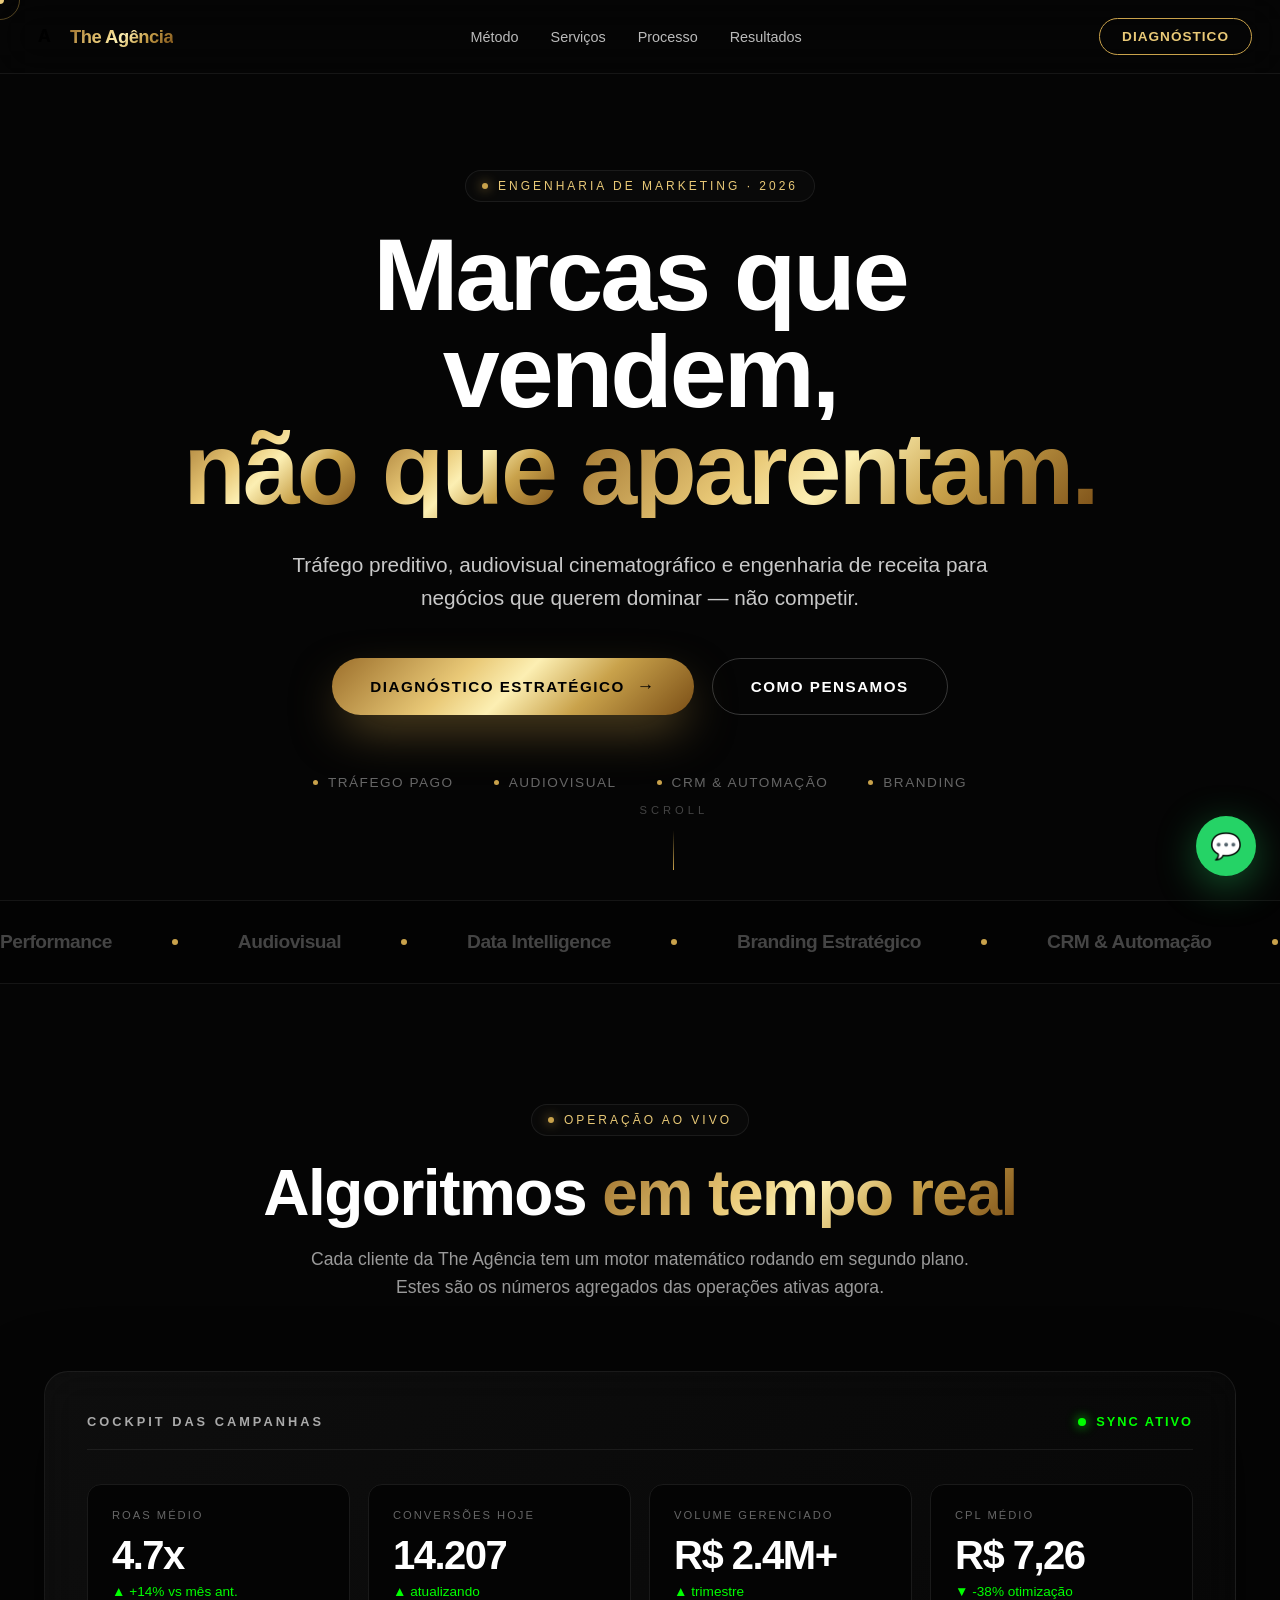
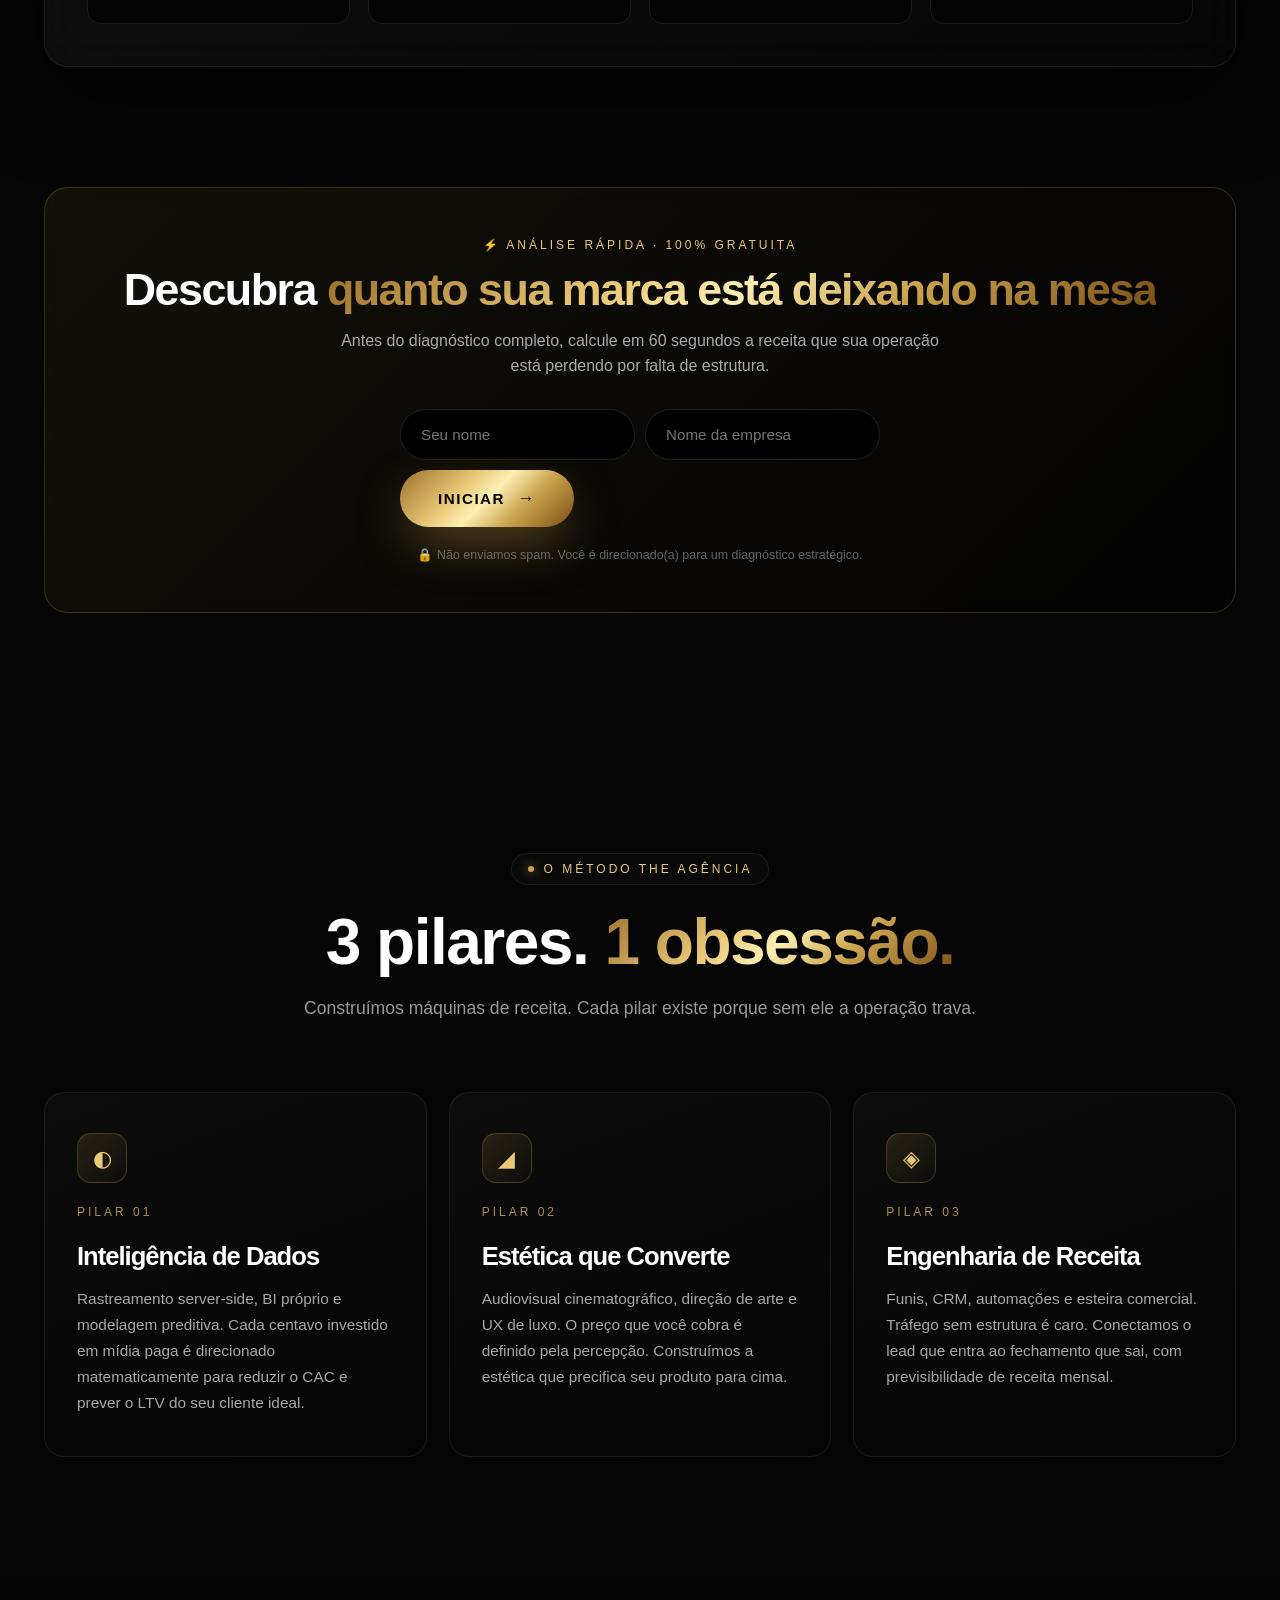
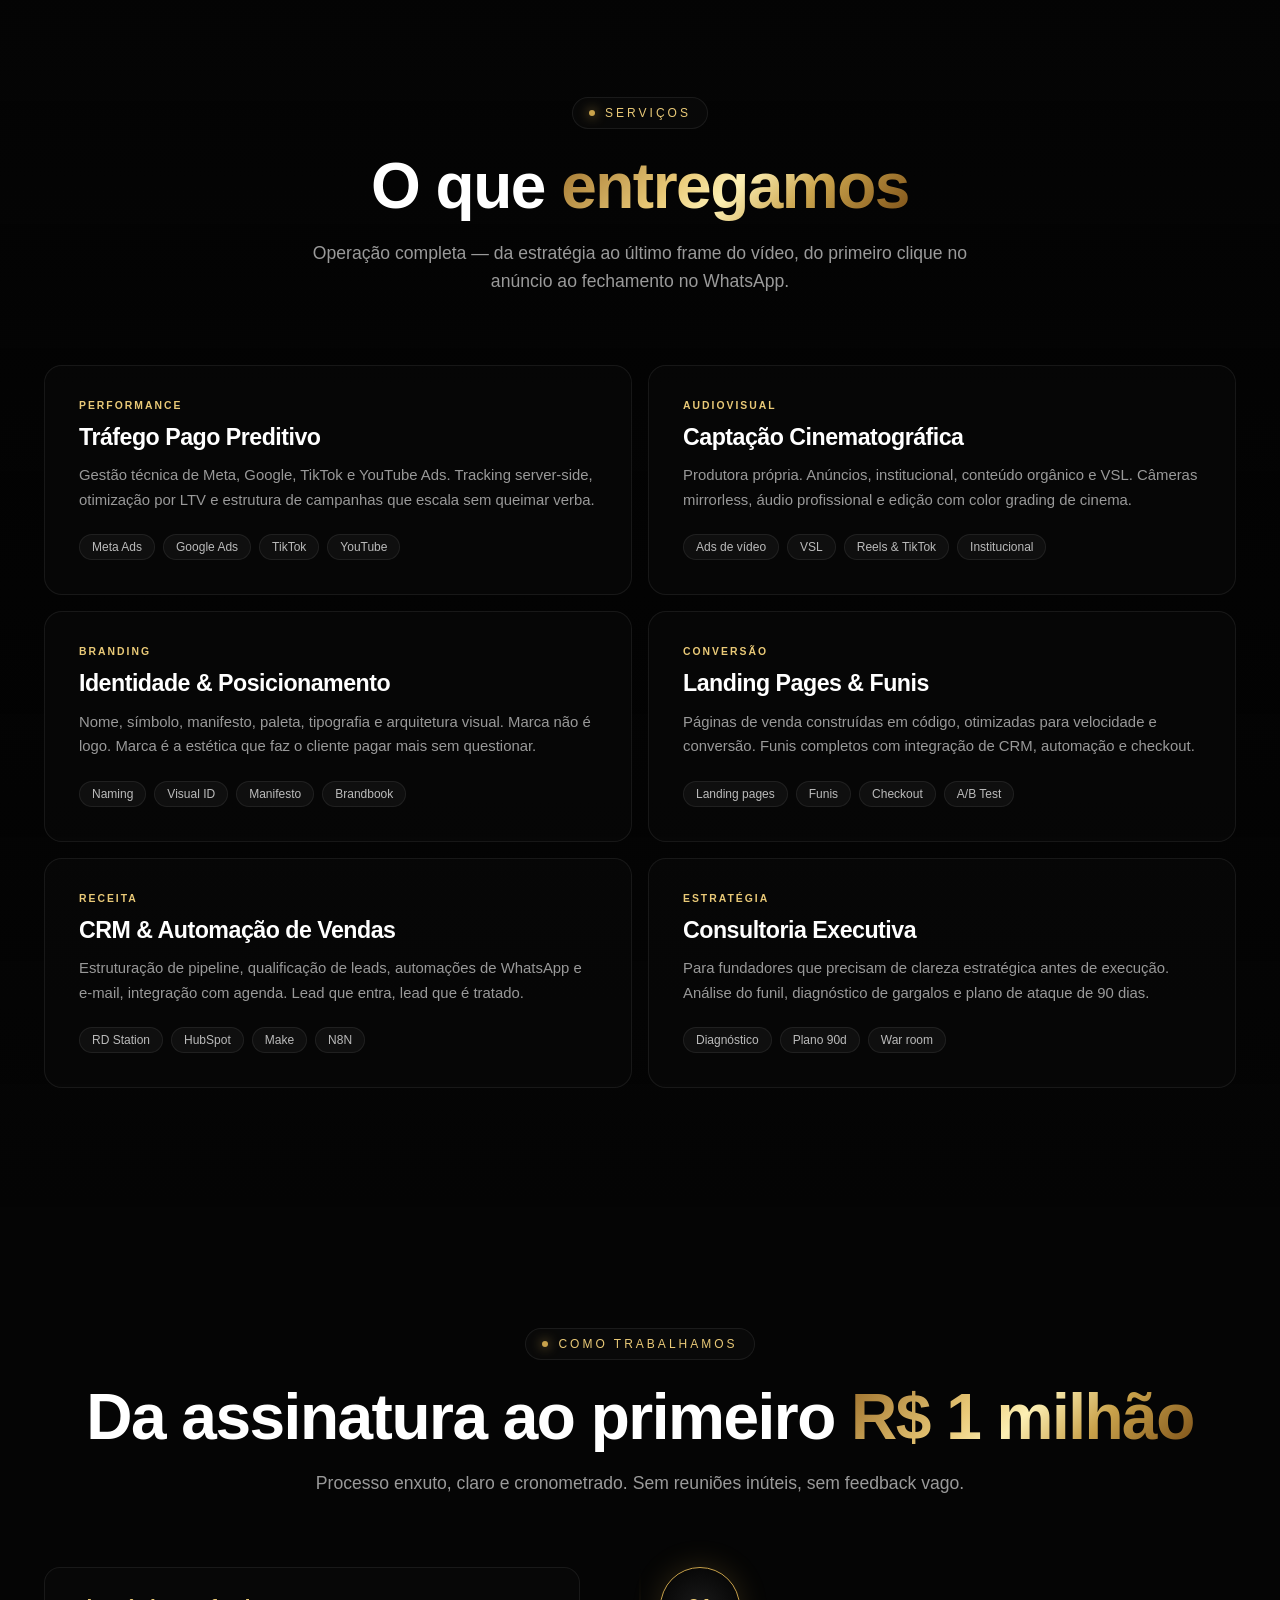
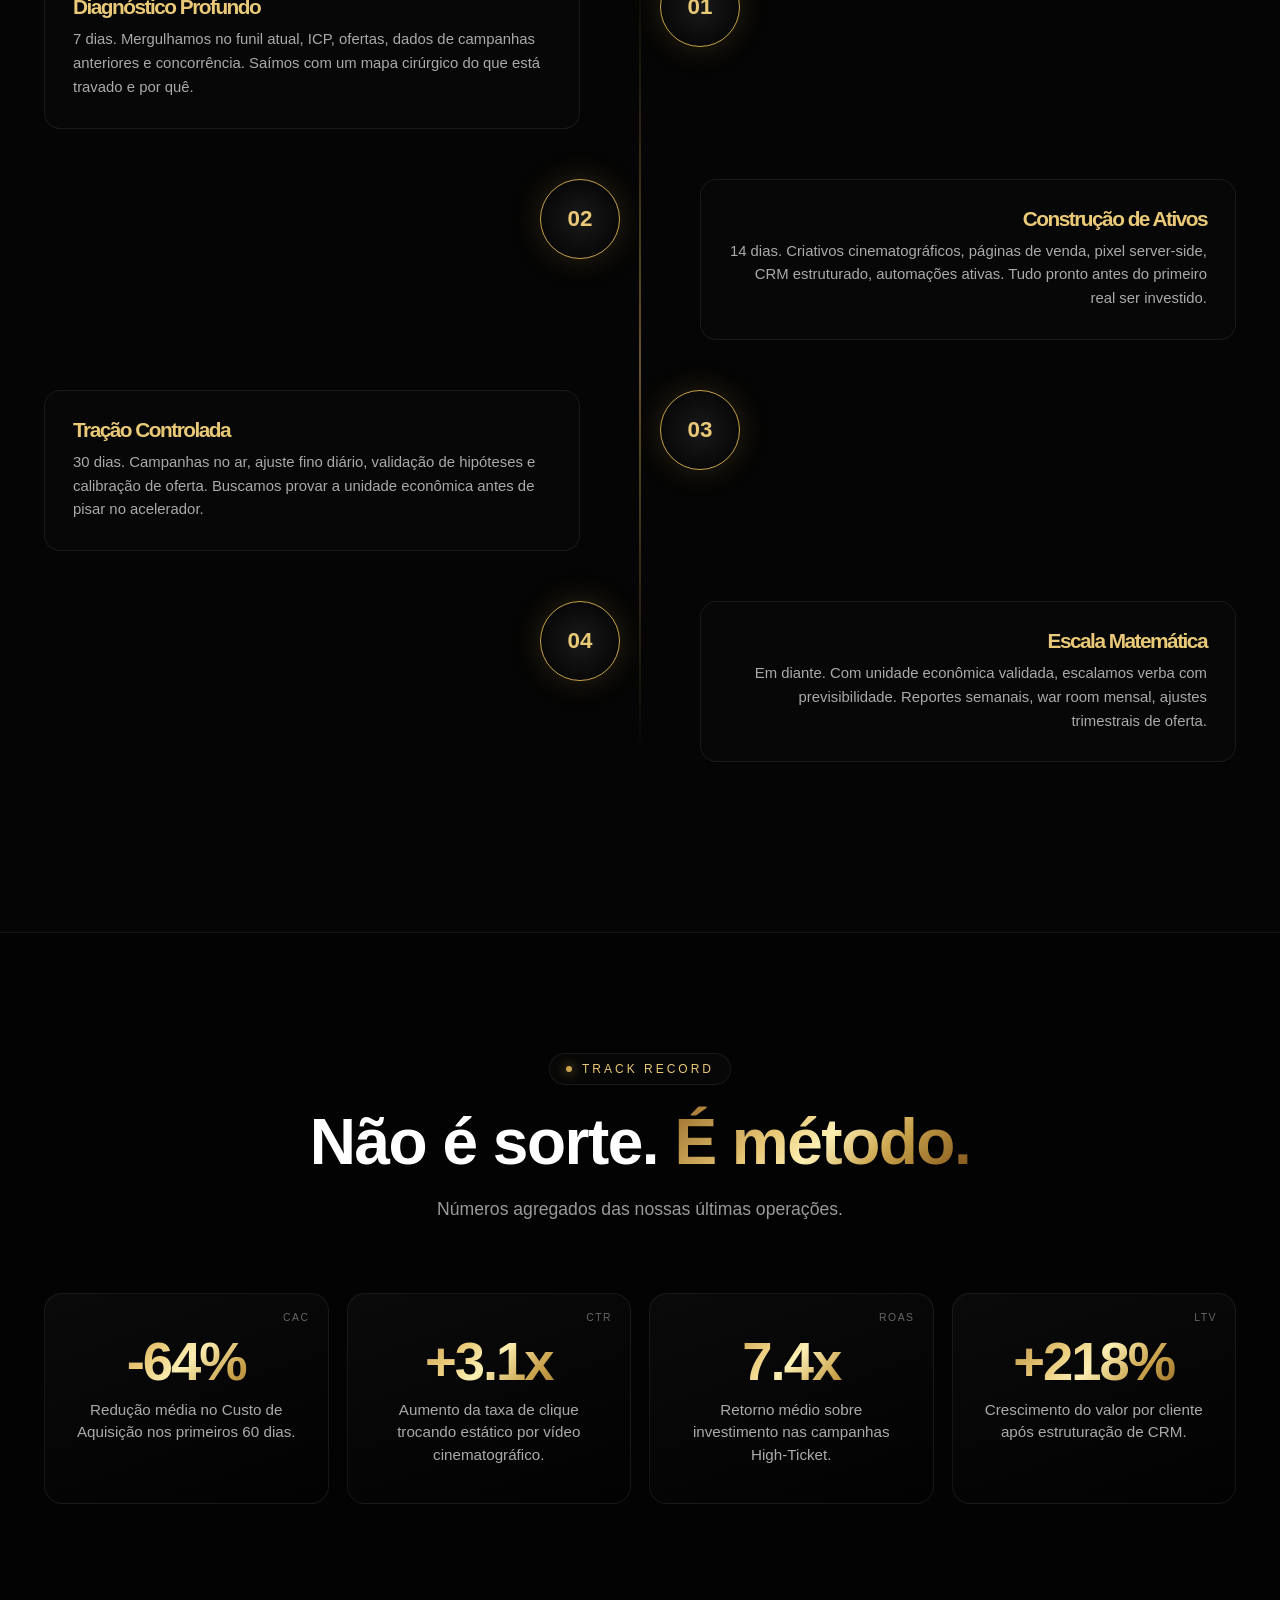
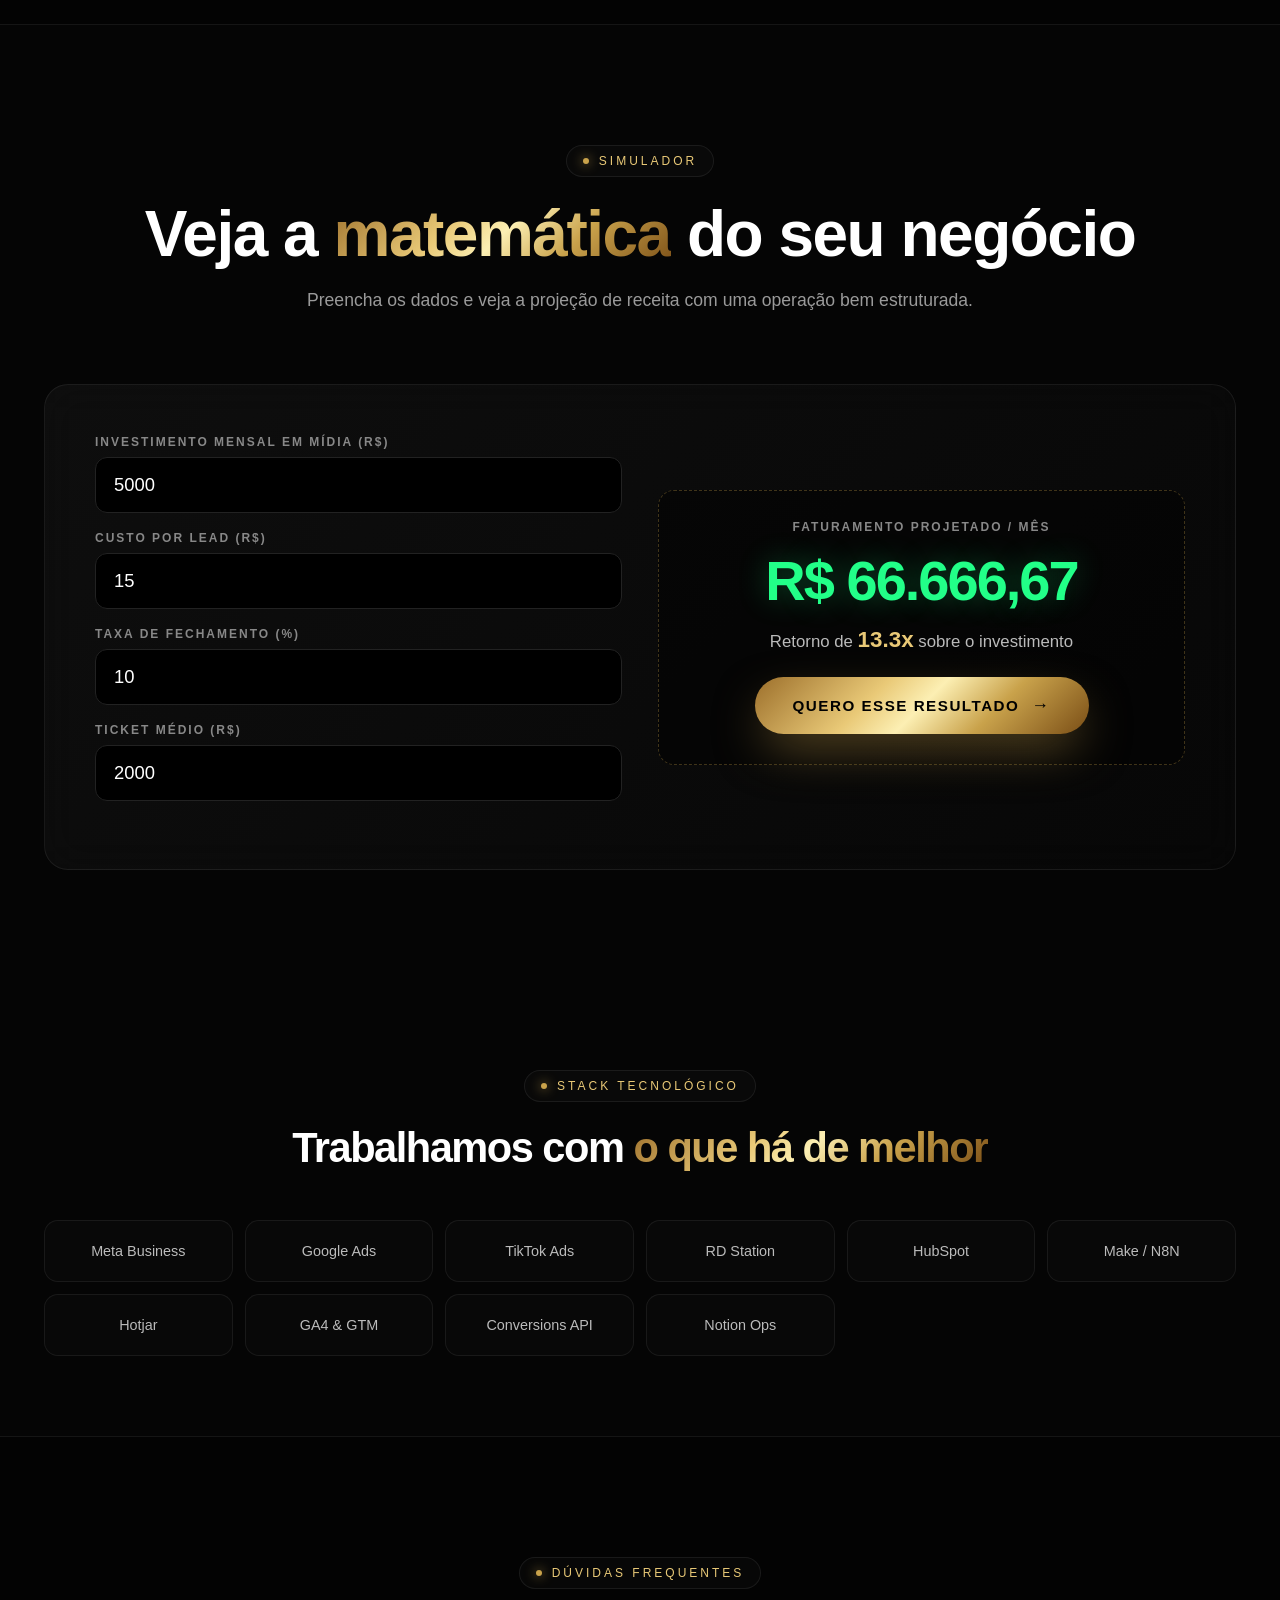
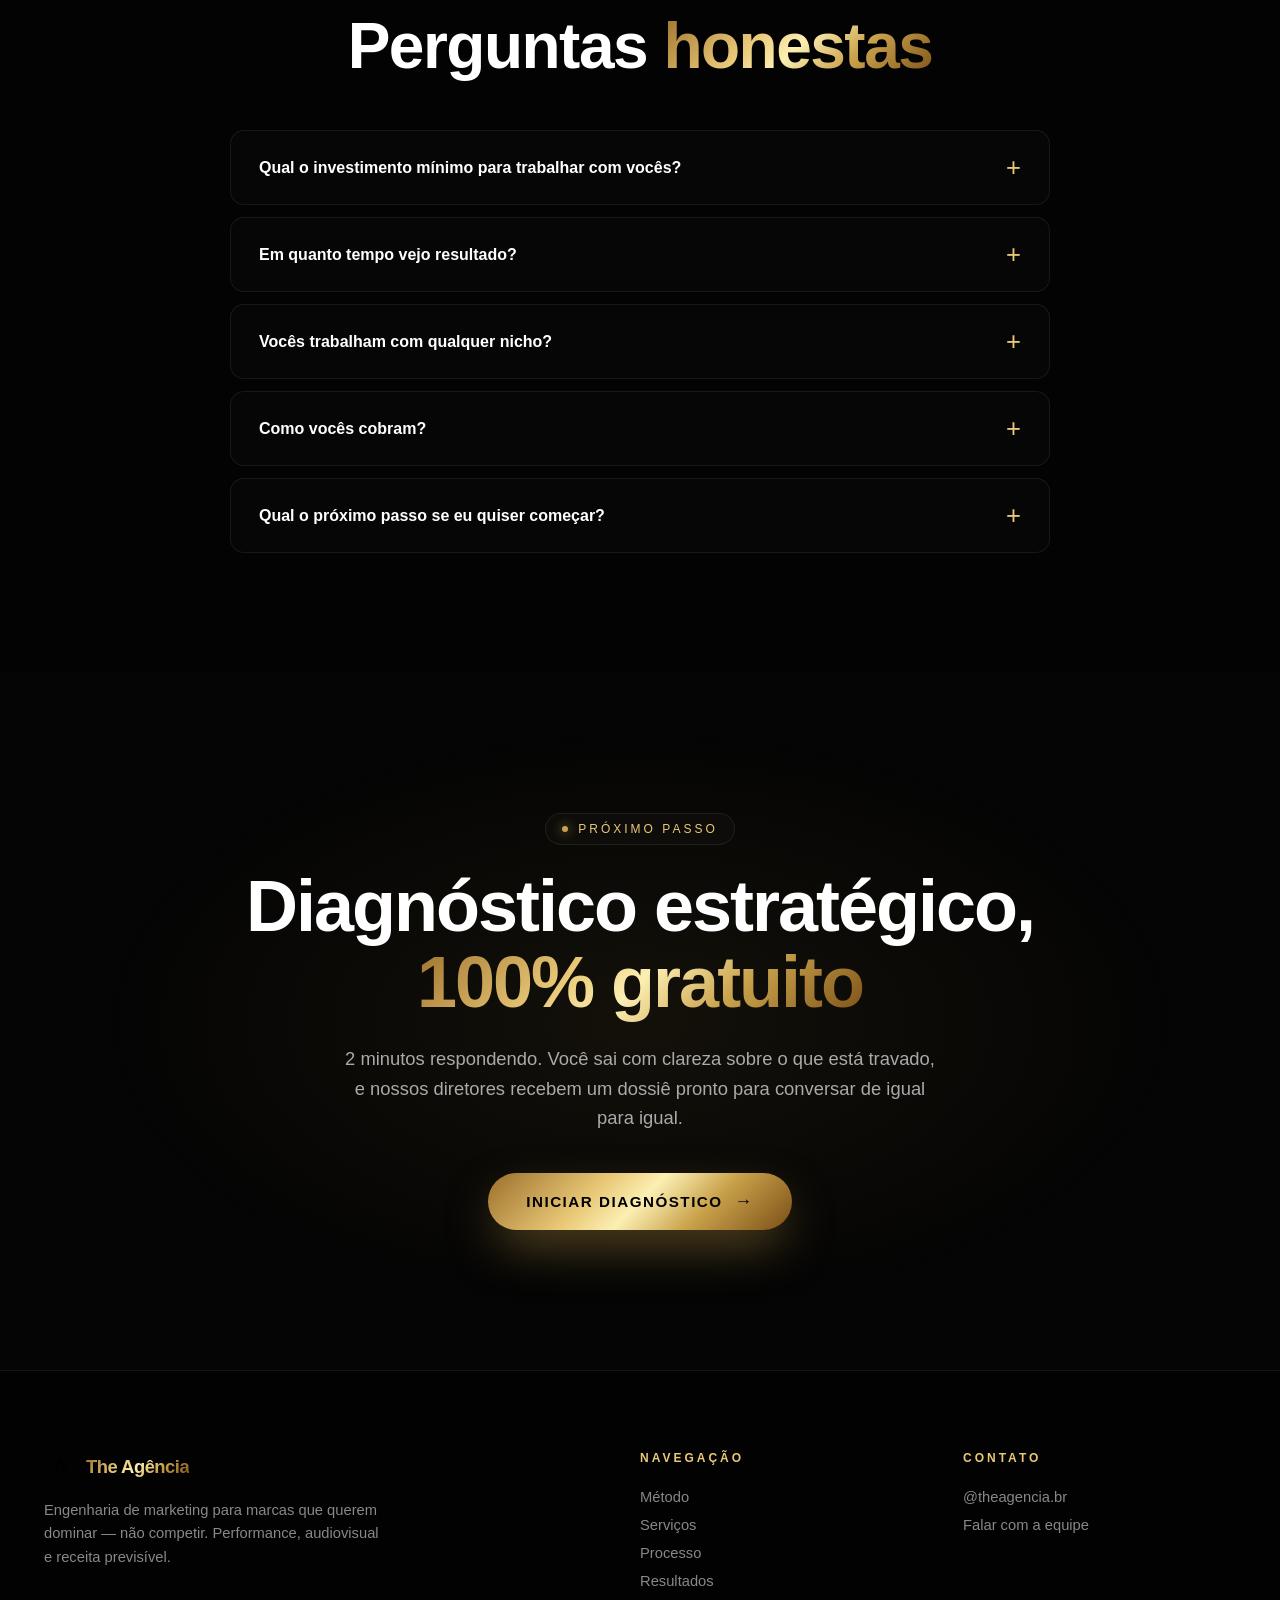
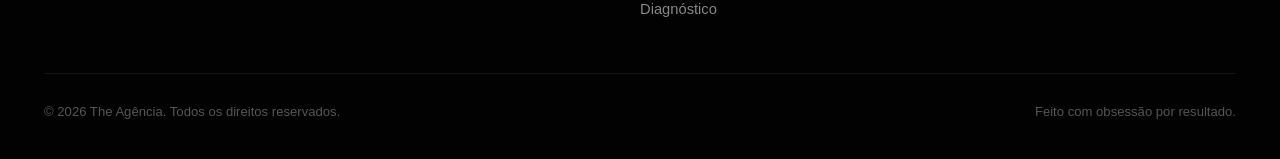
<file: index.html>
<!DOCTYPE html>
<html lang="pt-BR">
<head>
<meta charset="UTF-8">
<meta name="viewport" content="width=device-width, initial-scale=1.0, viewport-fit=cover">
<title>The Agência — Engenharia de marketing para marcas que querem dominar</title>
<meta name="description" content="The Agência: tráfego preditivo, audiovisual cinematográfico e estratégia de receita para negócios que querem escalar com inteligência.">
<style>
:root{
  --bg:#050505;
  --bg-2:#0a0a0a;
  --glass:rgba(12,12,14,.55);
  --gold:#C9A24B;
  --gold-soft:#E9C977;
  --gold-grad:linear-gradient(135deg,#9C6F2B 0%,#E9C977 35%,#FCEFB3 50%,#C9A24B 70%,#7A4E16 100%);
  --neon:#7CF5FF;
  --violet:#9B6BFF;
  --border:rgba(255,255,255,.07);
  --text:#fff;
  --muted:#9a9a9a;
  --radius:18px;
}
*{margin:0;padding:0;box-sizing:border-box;-webkit-tap-highlight-color:transparent}
html,body{background:var(--bg);color:var(--text);font-family:'Inter','SF Pro Display',-apple-system,BlinkMacSystemFont,sans-serif;overflow-x:hidden;scroll-behavior:smooth;-webkit-font-smoothing:antialiased}
img,svg{display:block;max-width:100%}
a{color:inherit;text-decoration:none}
button{font:inherit;cursor:pointer}

/* === LOADER === */
#loader{position:fixed;inset:0;background:#000;display:flex;align-items:center;justify-content:center;z-index:9999;transition:opacity .8s ease,visibility .8s}
#loader.hide{opacity:0;visibility:hidden}
.loader-logo{font-size:clamp(2rem,6vw,4rem);font-weight:900;letter-spacing:-2px;background:var(--gold-grad);-webkit-background-clip:text;background-clip:text;color:transparent;animation:pulseLogo 1.6s ease-in-out infinite}
.loader-sub{position:absolute;bottom:60px;left:50%;transform:translateX(-50%);color:#666;font-size:.75rem;letter-spacing:6px;text-transform:uppercase}
@keyframes pulseLogo{0%,100%{opacity:.6;letter-spacing:-2px}50%{opacity:1;letter-spacing:4px}}

/* === CURSOR === */
.cursor-dot{position:fixed;width:8px;height:8px;background:var(--gold-soft);border-radius:50%;pointer-events:none;z-index:9998;transform:translate(-50%,-50%);transition:transform .15s,width .2s,height .2s,background .2s;mix-blend-mode:screen}
.cursor-ring{position:fixed;width:40px;height:40px;border:1px solid rgba(201,162,75,.4);border-radius:50%;pointer-events:none;z-index:9997;transform:translate(-50%,-50%);transition:transform .25s ease-out,width .3s,height .3s,border-color .3s}
.cursor-dot.hover{width:18px;height:18px;background:#fff}
.cursor-ring.hover{width:70px;height:70px;border-color:var(--gold)}
@media (hover:none){.cursor-dot,.cursor-ring{display:none}}

/* === BG === */
#bg-canvas{position:fixed;inset:0;width:100vw;height:100vh;z-index:-2;opacity:.85}
body::before{
  content:'';position:fixed;inset:0;background-image:linear-gradient(rgba(255,255,255,.025) 1px,transparent 1px),linear-gradient(90deg,rgba(255,255,255,.025) 1px,transparent 1px);background-size:80px 80px;z-index:-1;
  mask-image:radial-gradient(ellipse at center,#000 30%,transparent 80%);
  -webkit-mask-image:radial-gradient(ellipse at center,#000 30%,transparent 80%);
}
body::after{
  content:'';position:fixed;top:-20%;left:-20%;width:60%;height:60%;background:radial-gradient(circle,rgba(201,162,75,.12),transparent 60%);filter:blur(60px);z-index:-1;animation:floatGlow 18s ease-in-out infinite alternate;pointer-events:none;
}
@keyframes floatGlow{0%{transform:translate(0,0)}100%{transform:translate(40vw,30vh)}}

/* === NAV === */
nav{position:fixed;top:0;left:0;right:0;z-index:100;padding:18px 28px;display:flex;justify-content:space-between;align-items:center;backdrop-filter:blur(20px);background:rgba(5,5,5,.6);border-bottom:1px solid var(--border);transition:padding .3s}
nav.scrolled{padding:12px 28px}
.brand{display:flex;align-items:center;gap:10px;font-weight:900;font-size:1.15rem;letter-spacing:-.5px}
.brand-mark{width:32px;height:32px;background:var(--gold-grad);border-radius:8px;position:relative;overflow:hidden}
.brand-mark::after{content:'A';position:absolute;inset:0;display:flex;align-items:center;justify-content:center;color:#000;font-weight:900;font-size:1.1rem}
.brand span{background:var(--gold-grad);-webkit-background-clip:text;background-clip:text;color:transparent}
.nav-links{display:none;gap:32px;font-size:.9rem;color:#bbb}
.nav-links a{transition:color .2s;position:relative}
.nav-links a:hover{color:var(--gold-soft)}
.nav-cta{padding:10px 22px;border-radius:50px;background:transparent;border:1px solid var(--gold);color:var(--gold-soft);font-weight:600;font-size:.85rem;transition:.3s;text-transform:uppercase;letter-spacing:1px}
.nav-cta:hover{background:var(--gold);color:#000}
.progress-bar{position:fixed;top:0;left:0;height:2px;background:var(--gold-grad);width:0;z-index:101;transition:width .1s}
@media(min-width:900px){.nav-links{display:flex}}

/* === GLOBAL === */
.container{max-width:1240px;margin:0 auto;padding:0 24px}
section{padding:120px 0;position:relative}
.eyebrow{display:inline-flex;align-items:center;gap:10px;padding:8px 16px;border:1px solid var(--border);border-radius:50px;background:rgba(255,255,255,.02);font-size:.75rem;letter-spacing:3px;text-transform:uppercase;color:var(--gold-soft);margin-bottom:24px}
.eyebrow .dot{width:6px;height:6px;background:var(--gold);border-radius:50%;box-shadow:0 0 12px var(--gold);animation:blink 1.5s infinite}
@keyframes blink{50%{opacity:.3}}
h1,h2,h3,h4{letter-spacing:-1.5px;line-height:1.05;font-weight:800}
.sec-title{font-size:clamp(2.4rem,5.5vw,4rem);text-align:center;margin-bottom:18px}
.sec-sub{text-align:center;color:var(--muted);font-size:1.1rem;max-width:680px;margin:0 auto 70px;line-height:1.6}
.gold{background:var(--gold-grad);-webkit-background-clip:text;background-clip:text;color:transparent}

.reveal{opacity:0;transform:translateY(40px);transition:opacity 1s cubic-bezier(.2,.6,.2,1),transform 1s cubic-bezier(.2,.6,.2,1)}
.reveal.active{opacity:1;transform:translateY(0)}
.reveal-stagger>*{opacity:0;transform:translateY(30px);transition:opacity .8s,transform .8s}
.reveal-stagger.active>*{opacity:1;transform:translateY(0)}
.reveal-stagger.active>*:nth-child(2){transition-delay:.1s}
.reveal-stagger.active>*:nth-child(3){transition-delay:.2s}
.reveal-stagger.active>*:nth-child(4){transition-delay:.3s}
.reveal-stagger.active>*:nth-child(5){transition-delay:.4s}
.reveal-stagger.active>*:nth-child(6){transition-delay:.5s}

/* === BTN === */
.btn{display:inline-flex;align-items:center;gap:12px;padding:18px 38px;border-radius:50px;font-weight:700;font-size:.95rem;text-transform:uppercase;letter-spacing:1.5px;transition:.3s;border:none;position:relative;overflow:hidden}
.btn-primary{background:var(--gold-grad);color:#000;box-shadow:0 20px 50px -10px rgba(201,162,75,.5)}
.btn-primary:hover{transform:translateY(-3px);box-shadow:0 30px 60px -10px rgba(201,162,75,.7)}
.btn-primary::before{content:'';position:absolute;inset:0;background:linear-gradient(120deg,transparent 30%,rgba(255,255,255,.5),transparent 70%);transform:translateX(-100%);transition:transform .6s}
.btn-primary:hover::before{transform:translateX(100%)}
.btn-ghost{background:transparent;color:#fff;border:1px solid rgba(255,255,255,.2)}
.btn-ghost:hover{border-color:var(--gold);color:var(--gold-soft)}
.btn-arrow{font-size:1.1rem;transition:transform .3s}
.btn:hover .btn-arrow{transform:translateX(4px)}

/* === HERO === */
.hero{min-height:100vh;display:flex;align-items:center;padding:140px 0 80px;position:relative;overflow:hidden}
.hero-content{text-align:center;max-width:1000px;margin:0 auto;position:relative;z-index:2}
.hero h1{font-size:clamp(2.8rem,8vw,6.5rem);font-weight:900;letter-spacing:-3px;line-height:.95;margin-bottom:30px}
.hero h1 .line{display:block;overflow:hidden}
.hero h1 .word{display:inline-block;transform:translateY(120%);animation:wordUp 1.1s cubic-bezier(.2,.7,.2,1) forwards}
.hero h1 .word:nth-child(2){animation-delay:.08s}
.hero h1 .word:nth-child(3){animation-delay:.16s}
.hero h1 .word:nth-child(4){animation-delay:.24s}
.hero h1 .word:nth-child(5){animation-delay:.32s}
@keyframes wordUp{to{transform:translateY(0)}}
.hero-sub{font-size:clamp(1.05rem,2vw,1.3rem);color:#c9c9c9;max-width:720px;margin:0 auto 44px;line-height:1.6;opacity:0;animation:fadeUp 1s ease .8s forwards}
@keyframes fadeUp{to{opacity:1;transform:translateY(0)}}
.hero-cta{display:flex;gap:18px;justify-content:center;flex-wrap:wrap;opacity:0;animation:fadeUp 1s ease 1s forwards;transform:translateY(20px)}
.hero-meta{margin-top:60px;display:flex;justify-content:center;gap:40px;flex-wrap:wrap;color:#666;font-size:.85rem;letter-spacing:1.5px;text-transform:uppercase;opacity:0;animation:fadeUp 1s ease 1.4s forwards}
.hero-meta-item{display:flex;align-items:center;gap:10px}
.hero-meta-item::before{content:'';width:5px;height:5px;background:var(--gold);border-radius:50%}
.scroll-hint{position:absolute;bottom:30px;left:50%;transform:translateX(-50%);color:#444;font-size:.7rem;letter-spacing:4px;text-transform:uppercase;display:flex;flex-direction:column;align-items:center;gap:14px;animation:fadeUp 1s ease 2s forwards;opacity:0}
.scroll-hint::after{content:'';width:1px;height:40px;background:linear-gradient(transparent,var(--gold));animation:scrollDown 2s ease-in-out infinite}
@keyframes scrollDown{0%{transform:scaleY(0);transform-origin:top}50%{transform:scaleY(1);transform-origin:top}51%{transform-origin:bottom}100%{transform:scaleY(0);transform-origin:bottom}}

/* === MARQUEE === */
.marquee{padding:30px 0;border-top:1px solid var(--border);border-bottom:1px solid var(--border);overflow:hidden;background:rgba(0,0,0,.4)}
.marquee-track{display:flex;gap:60px;animation:scroll 30s linear infinite;white-space:nowrap}
.marquee-item{font-size:1.2rem;font-weight:700;color:#444;letter-spacing:-.5px;display:flex;align-items:center;gap:60px}
.marquee-item::after{content:'';width:6px;height:6px;background:var(--gold);border-radius:50%}
@keyframes scroll{to{transform:translateX(-50%)}}

/* === STATS / DASH === */
.dash{background:linear-gradient(135deg,rgba(20,20,20,.6),rgba(8,8,8,.6));border:1px solid var(--border);border-radius:24px;padding:42px;backdrop-filter:blur(20px);box-shadow:0 30px 80px rgba(0,0,0,.5)}
.dash-head{display:flex;justify-content:space-between;align-items:center;border-bottom:1px solid var(--border);padding-bottom:20px;margin-bottom:34px;flex-wrap:wrap;gap:12px}
.dash-head h3{color:#aaa;font-size:.8rem;letter-spacing:3px;text-transform:uppercase;font-weight:600}
.live{display:flex;align-items:center;gap:10px;color:#0f0;font-weight:700;font-size:.8rem;letter-spacing:2px}
.live-dot{width:8px;height:8px;background:#0f0;border-radius:50%;box-shadow:0 0 12px #0f0;animation:blink 1s infinite}
.stats-grid{display:grid;grid-template-columns:repeat(auto-fit,minmax(220px,1fr));gap:18px}
.stat{background:#040404;border:1px solid #1a1a1a;border-radius:14px;padding:24px;position:relative;overflow:hidden;transition:.4s}
.stat::before{content:'';position:absolute;top:0;left:0;width:100%;height:1px;background:linear-gradient(90deg,transparent,var(--gold),transparent);opacity:0;transition:.4s}
.stat:hover{border-color:rgba(201,162,75,.4);transform:translateY(-4px)}
.stat:hover::before{opacity:1}
.stat-label{color:#666;font-size:.7rem;letter-spacing:2px;text-transform:uppercase;margin-bottom:12px}
.stat-value{font-size:2.5rem;font-weight:900;font-variant-numeric:tabular-nums;letter-spacing:-1.5px}
.stat-trend{font-size:.85rem;color:#0f0;margin-top:6px;display:flex;align-items:center;gap:6px}

/* === PILLARS === */
.pillars{display:grid;grid-template-columns:1fr;gap:22px}
@media(min-width:900px){.pillars{grid-template-columns:repeat(3,1fr)}}
.pillar{background:linear-gradient(160deg,rgba(20,20,20,.5),rgba(5,5,5,.5));border:1px solid var(--border);border-radius:20px;padding:40px 32px;transition:.5s;position:relative;overflow:hidden;cursor:default}
.pillar::before{content:'';position:absolute;top:-50%;left:-50%;width:200%;height:200%;background:radial-gradient(circle at 50% 0%,rgba(201,162,75,.15),transparent 50%);opacity:0;transition:.5s}
.pillar:hover{transform:translateY(-8px);border-color:rgba(201,162,75,.35)}
.pillar:hover::before{opacity:1}
.pillar-num{font-family:'Inter',sans-serif;font-size:.75rem;letter-spacing:3px;color:var(--gold-soft);margin-bottom:24px;opacity:.7}
.pillar h3{font-size:1.6rem;margin-bottom:16px;letter-spacing:-1px}
.pillar p{color:#a8a8a8;line-height:1.7;font-size:.96rem}
.pillar-icon{width:50px;height:50px;background:linear-gradient(135deg,rgba(201,162,75,.15),rgba(201,162,75,.02));border:1px solid rgba(201,162,75,.25);border-radius:14px;display:flex;align-items:center;justify-content:center;margin-bottom:22px;font-size:1.4rem;color:var(--gold-soft)}

/* === SERVICES === */
.svc-grid{display:grid;grid-template-columns:1fr;gap:16px}
@media(min-width:780px){.svc-grid{grid-template-columns:repeat(2,1fr)}}
.svc{background:rgba(10,10,10,.5);border:1px solid var(--border);border-radius:18px;padding:34px;transition:.4s;display:flex;flex-direction:column;gap:14px;cursor:default;position:relative}
.svc:hover{border-color:var(--gold);transform:translateX(6px)}
.svc-tag{font-size:.65rem;letter-spacing:2px;color:var(--gold-soft);text-transform:uppercase;font-weight:600}
.svc h4{font-size:1.45rem;letter-spacing:-.5px}
.svc p{color:#999;font-size:.93rem;line-height:1.65}
.svc-feats{display:flex;flex-wrap:wrap;gap:8px;margin-top:8px}
.svc-feat{font-size:.75rem;padding:5px 12px;border-radius:30px;background:rgba(255,255,255,.04);border:1px solid var(--border);color:#bbb}

/* === PROCESS === */
.process-timeline{position:relative;margin-top:60px}
.process-timeline::before{content:'';position:absolute;left:40px;top:0;bottom:0;width:1px;background:linear-gradient(180deg,transparent,var(--gold),transparent)}
@media(min-width:900px){.process-timeline::before{left:50%;transform:translateX(-.5px)}}
.phase{display:flex;align-items:flex-start;gap:30px;margin-bottom:50px;position:relative}
@media(min-width:900px){
  .phase{width:50%;padding-right:60px}
  .phase:nth-child(even){margin-left:50%;padding-right:0;padding-left:60px;flex-direction:row-reverse;text-align:right}
}
.phase-dot{width:80px;height:80px;border-radius:50%;background:radial-gradient(circle,#1a1a1a,#000);border:1px solid var(--gold);display:flex;align-items:center;justify-content:center;font-size:1.4rem;font-weight:900;color:var(--gold-soft);flex-shrink:0;position:relative;z-index:2;box-shadow:0 0 30px rgba(201,162,75,.2)}
@media(min-width:900px){.phase-dot{position:absolute;right:-100px;top:0}.phase:nth-child(even) .phase-dot{right:auto;left:-100px}}
.phase-content{flex:1;background:rgba(10,10,10,.5);border:1px solid var(--border);border-radius:16px;padding:28px}
.phase-content h4{font-size:1.3rem;margin-bottom:10px;color:var(--gold-soft)}
.phase-content p{color:#aaa;line-height:1.6;font-size:.93rem}

/* === CASES === */
.cases{display:grid;grid-template-columns:repeat(auto-fit,minmax(260px,1fr));gap:18px}
.case{background:linear-gradient(160deg,#0a0a0a,#020202);border:1px solid var(--border);border-radius:18px;padding:36px 28px;text-align:center;transition:.4s;position:relative;overflow:hidden}
.case::after{content:'';position:absolute;inset:0;border-radius:18px;background:linear-gradient(135deg,rgba(201,162,75,.2),transparent 50%);opacity:0;transition:.4s;pointer-events:none}
.case:hover{transform:translateY(-6px);border-color:rgba(201,162,75,.4)}
.case:hover::after{opacity:1}
.case-metric{font-size:3.4rem;font-weight:900;letter-spacing:-2px;background:var(--gold-grad);-webkit-background-clip:text;background-clip:text;color:transparent;margin-bottom:6px}
.case-label{color:#aaa;font-size:.95rem;line-height:1.5}
.case-tag{position:absolute;top:18px;right:18px;font-size:.65rem;color:#666;letter-spacing:1.5px}

/* === ROI === */
.roi{background:linear-gradient(135deg,rgba(20,20,20,.6),rgba(8,8,8,.6));border:1px solid var(--border);border-radius:24px;padding:50px;backdrop-filter:blur(20px);display:grid;grid-template-columns:1fr;gap:36px}
@media(min-width:900px){.roi{grid-template-columns:1fr 1fr;align-items:center}}
.roi label{display:block;color:#888;font-size:.75rem;letter-spacing:2px;text-transform:uppercase;margin-bottom:8px;font-weight:600}
.roi-input{width:100%;background:#000;border:1px solid #222;color:#fff;padding:16px 18px;border-radius:12px;font-size:1.15rem;outline:none;transition:.3s;margin-bottom:18px;font-variant-numeric:tabular-nums}
.roi-input:focus{border-color:var(--gold);box-shadow:0 0 0 4px rgba(201,162,75,.1)}
.roi-result{text-align:center;padding:30px;background:rgba(0,0,0,.4);border-radius:16px;border:1px dashed rgba(201,162,75,.3)}
.roi-result h4{color:#888;font-size:.75rem;text-transform:uppercase;letter-spacing:2px;margin-bottom:10px}
.roi-profit{font-size:clamp(2.2rem,5vw,3.5rem);font-weight:900;color:#22ff88;letter-spacing:-2px;font-variant-numeric:tabular-nums;text-shadow:0 0 30px rgba(34,255,136,.3);margin:14px 0;transition:.3s}
.roi-mult{font-size:1.05rem;color:#bbb}
.roi-mult strong{color:var(--gold-soft);font-size:1.4rem}

/* === STACK === */
.stack-grid{display:grid;grid-template-columns:repeat(auto-fit,minmax(180px,1fr));gap:12px}
.stack-item{background:rgba(10,10,10,.6);border:1px solid var(--border);border-radius:14px;padding:22px 18px;text-align:center;transition:.3s;font-size:.9rem;color:#bbb;font-weight:500}
.stack-item:hover{border-color:var(--gold);color:var(--gold-soft);transform:scale(1.03)}

/* === FAQ === */
.faq-list{max-width:820px;margin:0 auto;display:flex;flex-direction:column;gap:12px}
.faq{background:rgba(10,10,10,.5);border:1px solid var(--border);border-radius:14px;overflow:hidden;transition:.3s}
.faq:hover{border-color:rgba(201,162,75,.3)}
.faq-q{padding:22px 28px;cursor:pointer;display:flex;justify-content:space-between;align-items:center;gap:20px;font-weight:600;font-size:1rem}
.faq-q::after{content:'+';font-size:1.6rem;color:var(--gold-soft);transition:.3s;font-weight:300}
.faq.open .faq-q::after{transform:rotate(45deg)}
.faq-a{max-height:0;overflow:hidden;transition:max-height .5s ease,padding .3s;color:#aaa;line-height:1.65;font-size:.93rem;padding:0 28px}
.faq.open .faq-a{max-height:400px;padding:0 28px 24px}

/* === FINAL CTA === */
.final-cta{padding:140px 0;text-align:center;position:relative;overflow:hidden;background:radial-gradient(ellipse at center,rgba(201,162,75,.08),transparent 60%)}
.final-cta h2{font-size:clamp(2.5rem,6vw,4.5rem);max-width:900px;margin:0 auto 24px;letter-spacing:-2px}
.final-cta p{color:#aaa;font-size:1.15rem;max-width:600px;margin:0 auto 40px;line-height:1.6}

/* === FOOTER === */
footer{padding:80px 0 40px;border-top:1px solid var(--border);background:#020202}
.foot-grid{display:grid;grid-template-columns:1fr;gap:50px;margin-bottom:50px}
@media(min-width:780px){.foot-grid{grid-template-columns:2fr 1fr 1fr}}
.foot-brand p{color:#888;margin-top:16px;line-height:1.6;font-size:.92rem;max-width:340px}
.foot-col h5{font-size:.75rem;letter-spacing:3px;text-transform:uppercase;color:var(--gold-soft);margin-bottom:18px}
.foot-col a{display:block;color:#888;font-size:.92rem;padding:6px 0;transition:.2s}
.foot-col a:hover{color:#fff}
.foot-bottom{border-top:1px solid var(--border);padding-top:30px;display:flex;justify-content:space-between;flex-wrap:wrap;gap:14px;color:#555;font-size:.82rem}

/* === FLOATING WHATSAPP === */
.fab{position:fixed;bottom:24px;right:24px;width:60px;height:60px;border-radius:50%;background:#25D366;display:flex;align-items:center;justify-content:center;color:#fff;font-size:1.6rem;z-index:90;box-shadow:0 10px 40px rgba(37,211,102,.4);transition:.3s;animation:pulseFab 2s infinite}
.fab:hover{transform:scale(1.1)}
@keyframes pulseFab{0%,100%{box-shadow:0 10px 40px rgba(37,211,102,.4)}50%{box-shadow:0 10px 50px rgba(37,211,102,.8)}}

/* === LEAD MAGNET (mini quiz inicial) === */
.lead-magnet{background:linear-gradient(135deg,rgba(201,162,75,.08),rgba(0,0,0,.6));border:1px solid rgba(201,162,75,.25);border-radius:24px;padding:50px;text-align:center;backdrop-filter:blur(10px)}
.lm-eyebrow{color:var(--gold-soft);font-size:.75rem;letter-spacing:3px;text-transform:uppercase;margin-bottom:14px}
.lm-title{font-size:clamp(1.8rem,4vw,2.8rem);margin-bottom:14px;letter-spacing:-1.5px}
.lm-sub{color:#aaa;margin-bottom:30px;max-width:620px;margin-left:auto;margin-right:auto;line-height:1.6}
.lm-quick{display:flex;gap:10px;max-width:480px;margin:0 auto;flex-wrap:wrap}
.lm-quick input{flex:1;min-width:200px;padding:16px 20px;background:#000;border:1px solid #222;color:#fff;border-radius:50px;outline:none;font-size:.95rem;transition:.3s}
.lm-quick input:focus{border-color:var(--gold)}
.lm-trust{margin-top:20px;color:#666;font-size:.78rem}

@media(max-width:780px){
  section{padding:80px 0}
  .roi,.dash,.lead-magnet{padding:32px 24px}
  .nav-cta{padding:8px 16px;font-size:.75rem}
  .hero-meta{gap:20px;font-size:.75rem}
}
</style>
</head>
<body>

<!-- LOADER -->
<div id="loader">
  <div class="loader-logo">THE AGÊNCIA</div>
  <div class="loader-sub">Inicializando experiência</div>
</div>

<!-- CURSOR -->
<div class="cursor-ring"></div>
<div class="cursor-dot"></div>

<!-- BG CANVAS -->
<canvas id="bg-canvas"></canvas>

<!-- PROGRESS BAR -->
<div class="progress-bar" id="progress"></div>

<!-- NAV -->
<nav id="nav">
  <a href="#" class="brand"><span class="brand-mark"></span><span>The Agência</span></a>
  <div class="nav-links">
    <a href="#metodo">Método</a>
    <a href="#servicos">Serviços</a>
    <a href="#processo">Processo</a>
    <a href="#cases">Resultados</a>
  </div>
  <a href="quiz.html" class="nav-cta">Diagnóstico</a>
</nav>

<!-- HERO -->
<section class="hero">
  <div class="container hero-content">
    <div class="eyebrow"><span class="dot"></span> Engenharia de Marketing · 2026</div>
    <h1>
      <span class="line"><span class="word">Marcas</span> <span class="word">que</span> <span class="word">vendem,</span></span>
      <span class="line"><span class="word gold">não</span> <span class="word gold">que</span> <span class="word gold">aparentam.</span></span>
    </h1>
    <p class="hero-sub">Tráfego preditivo, audiovisual cinematográfico e engenharia de receita para negócios que querem dominar — não competir.</p>
    <div class="hero-cta">
      <a href="quiz.html" class="btn btn-primary">Diagnóstico estratégico <span class="btn-arrow">→</span></a>
      <a href="#metodo" class="btn btn-ghost">Como pensamos</a>
    </div>
    <div class="hero-meta">
      <div class="hero-meta-item">Tráfego pago</div>
      <div class="hero-meta-item">Audiovisual</div>
      <div class="hero-meta-item">CRM & Automação</div>
      <div class="hero-meta-item">Branding</div>
    </div>
  </div>
  <div class="scroll-hint">Scroll</div>
</section>

<!-- MARQUEE -->
<div class="marquee">
  <div class="marquee-track">
    <span class="marquee-item">Performance</span>
    <span class="marquee-item">Audiovisual</span>
    <span class="marquee-item">Data Intelligence</span>
    <span class="marquee-item">Branding Estratégico</span>
    <span class="marquee-item">CRM & Automação</span>
    <span class="marquee-item">Growth Hacking</span>
    <span class="marquee-item">Performance</span>
    <span class="marquee-item">Audiovisual</span>
    <span class="marquee-item">Data Intelligence</span>
    <span class="marquee-item">Branding Estratégico</span>
    <span class="marquee-item">CRM & Automação</span>
    <span class="marquee-item">Growth Hacking</span>
  </div>
</div>

<!-- LIVE DASHBOARD -->
<section>
  <div class="container">
    <div class="reveal" style="text-align:center;margin-bottom:60px">
      <div class="eyebrow"><span class="dot"></span> Operação ao vivo</div>
      <h2 class="sec-title">Algoritmos <span class="gold">em tempo real</span></h2>
      <p class="sec-sub">Cada cliente da The Agência tem um motor matemático rodando em segundo plano. Estes são os números agregados das operações ativas agora.</p>
    </div>
    <div class="dash reveal">
      <div class="dash-head">
        <h3>Cockpit das campanhas</h3>
        <div class="live"><span class="live-dot"></span> SYNC ATIVO</div>
      </div>
      <div class="stats-grid">
        <div class="stat"><div class="stat-label">ROAS Médio</div><div class="stat-value" id="s-roas">4.2x</div><div class="stat-trend">▲ +14% vs mês ant.</div></div>
        <div class="stat"><div class="stat-label">Conversões hoje</div><div class="stat-value" id="s-conv">14.204</div><div class="stat-trend">▲ atualizando</div></div>
        <div class="stat"><div class="stat-label">Volume gerenciado</div><div class="stat-value">R$ 2.4M+</div><div class="stat-trend">▲ trimestre</div></div>
        <div class="stat"><div class="stat-label">CPL médio</div><div class="stat-value" id="s-cpl">R$ 7,84</div><div class="stat-trend">▼ -38% otimização</div></div>
      </div>
    </div>
  </div>
</section>

<!-- LEAD MAGNET (mini-quiz inicial) -->
<section style="padding-top:0">
  <div class="container">
    <div class="lead-magnet reveal">
      <div class="lm-eyebrow">⚡ Análise rápida · 100% gratuita</div>
      <h3 class="lm-title">Descubra <span class="gold">quanto sua marca está deixando na mesa</span></h3>
      <p class="lm-sub">Antes do diagnóstico completo, calcule em 60 segundos a receita que sua operação está perdendo por falta de estrutura.</p>
      <form class="lm-quick" onsubmit="goQuiz(event)">
        <input type="text" id="lm-name" placeholder="Seu nome" required>
        <input type="text" id="lm-biz" placeholder="Nome da empresa" required>
        <button type="submit" class="btn btn-primary">Iniciar <span class="btn-arrow">→</span></button>
      </form>
      <p class="lm-trust">🔒 Não enviamos spam. Você é direcionado(a) para um diagnóstico estratégico.</p>
    </div>
  </div>
</section>

<!-- MÉTODO / PILLARS -->
<section id="metodo">
  <div class="container">
    <div class="reveal" style="text-align:center">
      <div class="eyebrow"><span class="dot"></span> O Método The Agência</div>
      <h2 class="sec-title">3 pilares. <span class="gold">1 obsessão.</span></h2>
      <p class="sec-sub">Construímos máquinas de receita. Cada pilar existe porque sem ele a operação trava.</p>
    </div>
    <div class="pillars reveal-stagger">
      <div class="pillar">
        <div class="pillar-icon">◐</div>
        <div class="pillar-num">PILAR 01</div>
        <h3>Inteligência de Dados</h3>
        <p>Rastreamento server-side, BI próprio e modelagem preditiva. Cada centavo investido em mídia paga é direcionado matematicamente para reduzir o CAC e prever o LTV do seu cliente ideal.</p>
      </div>
      <div class="pillar">
        <div class="pillar-icon">◢</div>
        <div class="pillar-num">PILAR 02</div>
        <h3>Estética que Converte</h3>
        <p>Audiovisual cinematográfico, direção de arte e UX de luxo. O preço que você cobra é definido pela percepção. Construímos a estética que precifica seu produto para cima.</p>
      </div>
      <div class="pillar">
        <div class="pillar-icon">◈</div>
        <div class="pillar-num">PILAR 03</div>
        <h3>Engenharia de Receita</h3>
        <p>Funis, CRM, automações e esteira comercial. Tráfego sem estrutura é caro. Conectamos o lead que entra ao fechamento que sai, com previsibilidade de receita mensal.</p>
      </div>
    </div>
  </div>
</section>

<!-- SERVICES -->
<section id="servicos" style="background:linear-gradient(180deg,transparent,#030303,transparent)">
  <div class="container">
    <div class="reveal" style="text-align:center">
      <div class="eyebrow"><span class="dot"></span> Serviços</div>
      <h2 class="sec-title">O que <span class="gold">entregamos</span></h2>
      <p class="sec-sub">Operação completa — da estratégia ao último frame do vídeo, do primeiro clique no anúncio ao fechamento no WhatsApp.</p>
    </div>
    <div class="svc-grid reveal-stagger">
      <div class="svc">
        <span class="svc-tag">Performance</span>
        <h4>Tráfego Pago Preditivo</h4>
        <p>Gestão técnica de Meta, Google, TikTok e YouTube Ads. Tracking server-side, otimização por LTV e estrutura de campanhas que escala sem queimar verba.</p>
        <div class="svc-feats"><span class="svc-feat">Meta Ads</span><span class="svc-feat">Google Ads</span><span class="svc-feat">TikTok</span><span class="svc-feat">YouTube</span></div>
      </div>
      <div class="svc">
        <span class="svc-tag">Audiovisual</span>
        <h4>Captação Cinematográfica</h4>
        <p>Produtora própria. Anúncios, institucional, conteúdo orgânico e VSL. Câmeras mirrorless, áudio profissional e edição com color grading de cinema.</p>
        <div class="svc-feats"><span class="svc-feat">Ads de vídeo</span><span class="svc-feat">VSL</span><span class="svc-feat">Reels & TikTok</span><span class="svc-feat">Institucional</span></div>
      </div>
      <div class="svc">
        <span class="svc-tag">Branding</span>
        <h4>Identidade & Posicionamento</h4>
        <p>Nome, símbolo, manifesto, paleta, tipografia e arquitetura visual. Marca não é logo. Marca é a estética que faz o cliente pagar mais sem questionar.</p>
        <div class="svc-feats"><span class="svc-feat">Naming</span><span class="svc-feat">Visual ID</span><span class="svc-feat">Manifesto</span><span class="svc-feat">Brandbook</span></div>
      </div>
      <div class="svc">
        <span class="svc-tag">Conversão</span>
        <h4>Landing Pages & Funis</h4>
        <p>Páginas de venda construídas em código, otimizadas para velocidade e conversão. Funis completos com integração de CRM, automação e checkout.</p>
        <div class="svc-feats"><span class="svc-feat">Landing pages</span><span class="svc-feat">Funis</span><span class="svc-feat">Checkout</span><span class="svc-feat">A/B Test</span></div>
      </div>
      <div class="svc">
        <span class="svc-tag">Receita</span>
        <h4>CRM & Automação de Vendas</h4>
        <p>Estruturação de pipeline, qualificação de leads, automações de WhatsApp e e-mail, integração com agenda. Lead que entra, lead que é tratado.</p>
        <div class="svc-feats"><span class="svc-feat">RD Station</span><span class="svc-feat">HubSpot</span><span class="svc-feat">Make</span><span class="svc-feat">N8N</span></div>
      </div>
      <div class="svc">
        <span class="svc-tag">Estratégia</span>
        <h4>Consultoria Executiva</h4>
        <p>Para fundadores que precisam de clareza estratégica antes de execução. Análise do funil, diagnóstico de gargalos e plano de ataque de 90 dias.</p>
        <div class="svc-feats"><span class="svc-feat">Diagnóstico</span><span class="svc-feat">Plano 90d</span><span class="svc-feat">War room</span></div>
      </div>
    </div>
  </div>
</section>

<!-- PROCESSO / TIMELINE -->
<section id="processo">
  <div class="container">
    <div class="reveal" style="text-align:center">
      <div class="eyebrow"><span class="dot"></span> Como trabalhamos</div>
      <h2 class="sec-title">Da assinatura ao primeiro <span class="gold">R$ 1 milhão</span></h2>
      <p class="sec-sub">Processo enxuto, claro e cronometrado. Sem reuniões inúteis, sem feedback vago.</p>
    </div>
    <div class="process-timeline">
      <div class="phase reveal">
        <div class="phase-dot">01</div>
        <div class="phase-content">
          <h4>Diagnóstico Profundo</h4>
          <p>7 dias. Mergulhamos no funil atual, ICP, ofertas, dados de campanhas anteriores e concorrência. Saímos com um mapa cirúrgico do que está travado e por quê.</p>
        </div>
      </div>
      <div class="phase reveal">
        <div class="phase-dot">02</div>
        <div class="phase-content">
          <h4>Construção de Ativos</h4>
          <p>14 dias. Criativos cinematográficos, páginas de venda, pixel server-side, CRM estruturado, automações ativas. Tudo pronto antes do primeiro real ser investido.</p>
        </div>
      </div>
      <div class="phase reveal">
        <div class="phase-dot">03</div>
        <div class="phase-content">
          <h4>Tração Controlada</h4>
          <p>30 dias. Campanhas no ar, ajuste fino diário, validação de hipóteses e calibração de oferta. Buscamos provar a unidade econômica antes de pisar no acelerador.</p>
        </div>
      </div>
      <div class="phase reveal">
        <div class="phase-dot">04</div>
        <div class="phase-content">
          <h4>Escala Matemática</h4>
          <p>Em diante. Com unidade econômica validada, escalamos verba com previsibilidade. Reportes semanais, war room mensal, ajustes trimestrais de oferta.</p>
        </div>
      </div>
    </div>
  </div>
</section>

<!-- CASES -->
<section id="cases" style="background:#030303;border-top:1px solid var(--border);border-bottom:1px solid var(--border)">
  <div class="container">
    <div class="reveal" style="text-align:center">
      <div class="eyebrow"><span class="dot"></span> Track record</div>
      <h2 class="sec-title">Não é sorte. <span class="gold">É método.</span></h2>
      <p class="sec-sub">Números agregados das nossas últimas operações.</p>
    </div>
    <div class="cases reveal-stagger">
      <div class="case"><span class="case-tag">CAC</span><div class="case-metric">-64%</div><div class="case-label">Redução média no Custo de Aquisição nos primeiros 60 dias.</div></div>
      <div class="case"><span class="case-tag">CTR</span><div class="case-metric">+3.1x</div><div class="case-label">Aumento da taxa de clique trocando estático por vídeo cinematográfico.</div></div>
      <div class="case"><span class="case-tag">ROAS</span><div class="case-metric">7.4x</div><div class="case-label">Retorno médio sobre investimento nas campanhas High-Ticket.</div></div>
      <div class="case"><span class="case-tag">LTV</span><div class="case-metric">+218%</div><div class="case-label">Crescimento do valor por cliente após estruturação de CRM.</div></div>
    </div>
  </div>
</section>

<!-- ROI CALC -->
<section>
  <div class="container">
    <div class="reveal" style="text-align:center">
      <div class="eyebrow"><span class="dot"></span> Simulador</div>
      <h2 class="sec-title">Veja a <span class="gold">matemática</span> do seu negócio</h2>
      <p class="sec-sub">Preencha os dados e veja a projeção de receita com uma operação bem estruturada.</p>
    </div>
    <div class="roi reveal">
      <div>
        <label>Investimento mensal em mídia (R$)</label>
        <input type="number" id="r-inv" class="roi-input" value="5000" oninput="calcROI()">
        <label>Custo por lead (R$)</label>
        <input type="number" id="r-cpl" class="roi-input" value="15" oninput="calcROI()">
        <label>Taxa de fechamento (%)</label>
        <input type="number" id="r-tx" class="roi-input" value="10" oninput="calcROI()">
        <label>Ticket médio (R$)</label>
        <input type="number" id="r-tk" class="roi-input" value="2000" oninput="calcROI()">
      </div>
      <div class="roi-result">
        <h4>Faturamento projetado / mês</h4>
        <div class="roi-profit" id="r-out">R$ 66.666,67</div>
        <p class="roi-mult">Retorno de <strong id="r-mult">13.3x</strong> sobre o investimento</p>
        <a href="quiz.html" class="btn btn-primary" style="margin-top:24px">Quero esse resultado <span class="btn-arrow">→</span></a>
      </div>
    </div>
  </div>
</section>

<!-- STACK -->
<section style="padding:80px 0">
  <div class="container">
    <div class="reveal" style="text-align:center">
      <div class="eyebrow"><span class="dot"></span> Stack tecnológico</div>
      <h2 class="sec-title" style="font-size:clamp(1.8rem,4vw,2.6rem)">Trabalhamos com <span class="gold">o que há de melhor</span></h2>
    </div>
    <div class="stack-grid reveal" style="margin-top:50px">
      <div class="stack-item">Meta Business</div>
      <div class="stack-item">Google Ads</div>
      <div class="stack-item">TikTok Ads</div>
      <div class="stack-item">RD Station</div>
      <div class="stack-item">HubSpot</div>
      <div class="stack-item">Make / N8N</div>
      <div class="stack-item">Hotjar</div>
      <div class="stack-item">GA4 & GTM</div>
      <div class="stack-item">Conversions API</div>
      <div class="stack-item">Notion Ops</div>
    </div>
  </div>
</section>

<!-- FAQ -->
<section style="background:#030303;border-top:1px solid var(--border)">
  <div class="container">
    <div class="reveal" style="text-align:center">
      <div class="eyebrow"><span class="dot"></span> Dúvidas frequentes</div>
      <h2 class="sec-title">Perguntas <span class="gold">honestas</span></h2>
    </div>
    <div class="faq-list reveal" style="margin-top:50px">
      <div class="faq"><div class="faq-q">Qual o investimento mínimo para trabalhar com vocês?</div><div class="faq-a">Trabalhamos com operações que somam (fee + mídia) a partir de 5 mil reais/mês. Abaixo disso, indicamos consultoria pontual ou material gravado.</div></div>
      <div class="faq"><div class="faq-q">Em quanto tempo vejo resultado?</div><div class="faq-a">Os primeiros 30 dias são de calibração. Resultados consistentes começam a aparecer a partir do segundo mês, quando a unidade econômica está validada.</div></div>
      <div class="faq"><div class="faq-q">Vocês trabalham com qualquer nicho?</div><div class="faq-a">Não. Somos especialistas em High-Ticket, infoproduto premium, serviços profissionais (advocacia, medicina, arquitetura) e indústrias com ticket acima de R$ 1.500. Antes de fechar, fazemos diagnóstico para validar fit.</div></div>
      <div class="faq"><div class="faq-q">Como vocês cobram?</div><div class="faq-a">Fee mensal fixo + bonificação por performance em alguns contratos. Sem comissão sobre mídia. Você recebe relatório semanal com tudo aberto.</div></div>
      <div class="faq"><div class="faq-q">Qual o próximo passo se eu quiser começar?</div><div class="faq-a">Clique em "Diagnóstico estratégico". Você responde um quiz inteligente de 2 minutos e nossa equipe entra em contato em até 24h com um pré-plano para o seu cenário.</div></div>
    </div>
  </div>
</section>

<!-- FINAL CTA -->
<section class="final-cta">
  <div class="container reveal">
    <div class="eyebrow"><span class="dot"></span> Próximo passo</div>
    <h2>Diagnóstico estratégico, <span class="gold">100% gratuito</span></h2>
    <p>2 minutos respondendo. Você sai com clareza sobre o que está travado, e nossos diretores recebem um dossiê pronto para conversar de igual para igual.</p>
    <a href="quiz.html" class="btn btn-primary">Iniciar diagnóstico <span class="btn-arrow">→</span></a>
  </div>
</section>

<!-- FOOTER -->
<footer>
  <div class="container">
    <div class="foot-grid">
      <div class="foot-brand">
        <a href="#" class="brand"><span class="brand-mark"></span><span>The Agência</span></a>
        <p>Engenharia de marketing para marcas que querem dominar — não competir. Performance, audiovisual e receita previsível.</p>
      </div>
      <div class="foot-col">
        <h5>Navegação</h5>
        <a href="#metodo">Método</a>
        <a href="#servicos">Serviços</a>
        <a href="#processo">Processo</a>
        <a href="#cases">Resultados</a>
        <a href="quiz.html">Diagnóstico</a>
      </div>
      <div class="foot-col">
        <h5>Contato</h5>
        <a href="https://instagram.com/theagencia.br" target="_blank">@theagencia.br</a>
        <a href="quiz.html">Falar com a equipe</a>
      </div>
    </div>
    <div class="foot-bottom">
      <div>&copy; 2026 The Agência. Todos os direitos reservados.</div>
      <div>Feito com obsessão por resultado.</div>
    </div>
  </div>
</footer>

<!-- WHATSAPP FAB -->
<a href="quiz.html" class="fab" title="Falar com a gente">💬</a>

<script>
/* === LOADER === */
window.addEventListener('load',()=>{
  setTimeout(()=>document.getElementById('loader').classList.add('hide'),900);
});

/* === CURSOR === */
const cd=document.querySelector('.cursor-dot'),cr=document.querySelector('.cursor-ring');
let mx=0,my=0,rx=0,ry=0;
document.addEventListener('mousemove',e=>{mx=e.clientX;my=e.clientY;cd.style.left=mx+'px';cd.style.top=my+'px'});
function loop(){rx+=(mx-rx)*.15;ry+=(my-ry)*.15;cr.style.left=rx+'px';cr.style.top=ry+'px';requestAnimationFrame(loop)}loop();
document.querySelectorAll('a,button,input,.pillar,.svc,.case,.stat,.faq-q').forEach(el=>{
  el.addEventListener('mouseenter',()=>{cd.classList.add('hover');cr.classList.add('hover')});
  el.addEventListener('mouseleave',()=>{cd.classList.remove('hover');cr.classList.remove('hover')});
});

/* === BG CANVAS - particles + lines === */
const canvas=document.getElementById('bg-canvas'),ctx=canvas.getContext('2d');
let W,H,particles=[];
function resize(){W=canvas.width=innerWidth;H=canvas.height=innerHeight}
resize();addEventListener('resize',resize);
const COUNT=Math.min(80,Math.floor(innerWidth/18));
for(let i=0;i<COUNT;i++){
  particles.push({x:Math.random()*W,y:Math.random()*H,vx:(Math.random()-.5)*.3,vy:(Math.random()-.5)*.3,r:Math.random()*1.5+.4});
}
function animate(){
  ctx.fillStyle='rgba(5,5,5,0.15)';ctx.fillRect(0,0,W,H);
  particles.forEach((p,i)=>{
    p.x+=p.vx;p.y+=p.vy;
    if(p.x<0||p.x>W)p.vx*=-1;if(p.y<0||p.y>H)p.vy*=-1;
    ctx.beginPath();ctx.arc(p.x,p.y,p.r,0,Math.PI*2);
    ctx.fillStyle='rgba(201,162,75,0.6)';ctx.fill();
    for(let j=i+1;j<particles.length;j++){
      const p2=particles[j],dx=p.x-p2.x,dy=p.y-p2.y,d=Math.sqrt(dx*dx+dy*dy);
      if(d<130){
        ctx.beginPath();ctx.moveTo(p.x,p.y);ctx.lineTo(p2.x,p2.y);
        ctx.strokeStyle=`rgba(201,162,75,${.18*(1-d/130)})`;ctx.lineWidth=.5;ctx.stroke();
      }
    }
  });
  requestAnimationFrame(animate);
}
animate();

/* === REVEAL === */
const io=new IntersectionObserver(e=>e.forEach(en=>en.isIntersecting&&en.target.classList.add('active')),{threshold:.12});
document.querySelectorAll('.reveal,.reveal-stagger').forEach(el=>io.observe(el));

/* === PROGRESS BAR + NAV === */
const nav=document.getElementById('nav'),pb=document.getElementById('progress');
addEventListener('scroll',()=>{
  nav.classList.toggle('scrolled',scrollY>50);
  const h=document.documentElement.scrollHeight-innerHeight;
  pb.style.width=(scrollY/h*100)+'%';
});

/* === LIVE STATS === */
setInterval(()=>{
  const r=document.getElementById('s-roas');if(r)r.textContent=(4+Math.random()*.9).toFixed(1)+'x';
  const c=document.getElementById('s-conv');if(c){let v=parseInt(c.textContent.replace(/\D/g,''))+Math.floor(Math.random()*4);c.textContent=v.toLocaleString('pt-BR')}
  const cp=document.getElementById('s-cpl');if(cp)cp.textContent='R$ '+(7+Math.random()*1.5).toFixed(2).replace('.',',');
},2500);

/* === ROI === */
function calcROI(){
  const inv=+document.getElementById('r-inv').value||0,
        cpl=+document.getElementById('r-cpl').value||1,
        tx=(+document.getElementById('r-tx').value||0)/100,
        tk=+document.getElementById('r-tk').value||0;
  const v=(inv/cpl)*tx,f=v*tk,m=inv>0?(f/inv).toFixed(1):0;
  document.getElementById('r-out').textContent=f.toLocaleString('pt-BR',{style:'currency',currency:'BRL'});
  document.getElementById('r-mult').textContent=m+'x';
}
calcROI();

/* === FAQ === */
document.querySelectorAll('.faq-q').forEach(q=>q.addEventListener('click',()=>q.parentElement.classList.toggle('open')));

/* === LEAD MAGNET === */
function goQuiz(e){
  e.preventDefault();
  const name=document.getElementById('lm-name').value.trim(),biz=document.getElementById('lm-biz').value.trim();
  if(name&&biz){
    sessionStorage.setItem('lead_prefill',JSON.stringify({name,biz}));
    location.href='quiz.html';
  }
}
</script>
</body>
</html>
</file>
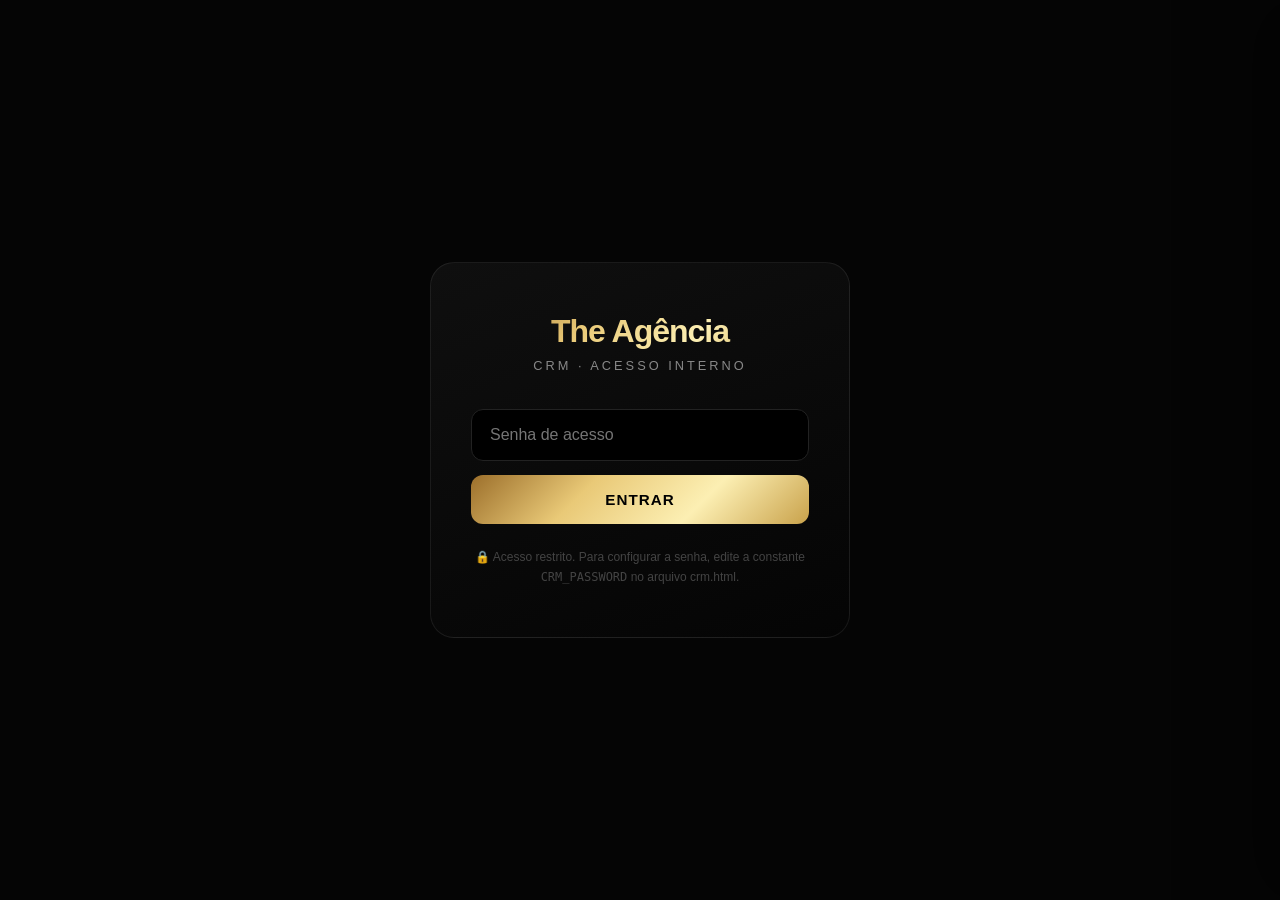
<file: crm.html>
<!DOCTYPE html>
<html lang="pt-BR">
<head>
<meta charset="UTF-8">
<meta name="viewport" content="width=device-width, initial-scale=1.0">
<title>CRM · The Agência</title>
<style>
:root{
  --bg:#050505;
  --bg2:#0a0a0a;
  --gold:#C9A24B;
  --gold-soft:#E9C977;
  --gold-grad:linear-gradient(135deg,#9C6F2B,#E9C977,#FCEFB3,#C9A24B);
  --border:rgba(255,255,255,.08);
  --hot:#ff6b6b;
  --warm:#ffd700;
  --cold:#7CF5FF;
  --text:#fff;
  --muted:#888;
}
*{margin:0;padding:0;box-sizing:border-box}
html,body{background:var(--bg);color:var(--text);font-family:'Inter','SF Pro Display',-apple-system,sans-serif;min-height:100vh;-webkit-font-smoothing:antialiased}
button{font:inherit;cursor:pointer;border:none;background:none;color:inherit}
input,select,textarea{font:inherit}
a{color:inherit;text-decoration:none}

body::before{
  content:'';position:fixed;inset:0;background-image:linear-gradient(rgba(255,255,255,.02) 1px,transparent 1px),linear-gradient(90deg,rgba(255,255,255,.02) 1px,transparent 1px);background-size:60px 60px;z-index:-1;
}

/* LOGIN */
.login-screen{min-height:100vh;display:flex;align-items:center;justify-content:center;padding:20px}
.login-box{max-width:420px;width:100%;background:linear-gradient(160deg,rgba(20,20,20,.7),rgba(5,5,5,.7));border:1px solid var(--border);border-radius:24px;padding:50px 40px;backdrop-filter:blur(20px);text-align:center}
.login-box .brand-big{font-size:2rem;font-weight:900;margin-bottom:8px;background:var(--gold-grad);-webkit-background-clip:text;background-clip:text;color:transparent;letter-spacing:-1px}
.login-box .sub{color:#888;font-size:.8rem;letter-spacing:3px;text-transform:uppercase;margin-bottom:36px}
.login-box input{width:100%;background:#000;border:1px solid #222;color:#fff;padding:16px 18px;border-radius:12px;font-size:1rem;outline:none;margin-bottom:14px;transition:.3s}
.login-box input:focus{border-color:var(--gold)}
.login-box button{width:100%;background:var(--gold-grad);color:#000;padding:16px;border-radius:12px;font-weight:800;font-size:.95rem;letter-spacing:1px;text-transform:uppercase;transition:.3s}
.login-box button:hover{transform:translateY(-2px);box-shadow:0 15px 40px -10px rgba(201,162,75,.5)}
.login-hint{margin-top:24px;color:#444;font-size:.75rem;line-height:1.6}

/* APP */
.app{display:none}
.app.active{display:block}
header.crm-head{padding:18px 28px;display:flex;justify-content:space-between;align-items:center;border-bottom:1px solid var(--border);background:rgba(5,5,5,.7);backdrop-filter:blur(20px);position:sticky;top:0;z-index:50}
.brand{display:flex;align-items:center;gap:10px;font-weight:900;font-size:1.05rem}
.brand-mark{width:28px;height:28px;background:var(--gold-grad);border-radius:7px;position:relative}
.brand-mark::after{content:'A';position:absolute;inset:0;display:flex;align-items:center;justify-content:center;color:#000;font-weight:900;font-size:1rem}
.brand .crm{color:#888;font-weight:500;font-size:.85rem;letter-spacing:3px;text-transform:uppercase;margin-left:8px;border-left:1px solid var(--border);padding-left:14px}
.head-actions{display:flex;gap:8px;flex-wrap:wrap}
.btn{padding:10px 18px;border-radius:50px;font-weight:600;font-size:.78rem;letter-spacing:1px;text-transform:uppercase;transition:.3s;display:inline-flex;align-items:center;gap:8px;border:1px solid transparent}
.btn-ghost{border-color:var(--border);color:#bbb}
.btn-ghost:hover{border-color:var(--gold);color:var(--gold-soft)}
.btn-danger{border-color:rgba(255,107,107,.3);color:#ff6b6b}
.btn-danger:hover{background:rgba(255,107,107,.1)}
.btn-primary{background:var(--gold-grad);color:#000}
.btn-primary:hover{transform:translateY(-1px)}

main{max-width:1400px;margin:0 auto;padding:28px}
h1.title{font-size:1.7rem;letter-spacing:-1px;margin-bottom:6px}
.subtitle{color:#888;font-size:.9rem;margin-bottom:30px}

/* STATS */
.stats{display:grid;grid-template-columns:repeat(auto-fit,minmax(180px,1fr));gap:14px;margin-bottom:30px}
.stat-card{background:linear-gradient(160deg,rgba(20,20,20,.6),rgba(5,5,5,.6));border:1px solid var(--border);border-radius:16px;padding:22px}
.stat-card .lab{color:#666;font-size:.7rem;letter-spacing:2px;text-transform:uppercase;margin-bottom:10px;display:flex;align-items:center;gap:8px}
.stat-card .val{font-size:2.2rem;font-weight:900;letter-spacing:-1.5px;font-variant-numeric:tabular-nums}
.stat-card.hot{border-left:3px solid var(--hot)}
.stat-card.hot .val{color:var(--hot)}
.stat-card.warm{border-left:3px solid var(--warm)}
.stat-card.warm .val{color:var(--warm)}
.stat-card.cold{border-left:3px solid var(--cold)}
.stat-card.cold .val{color:var(--cold)}

/* FILTERS */
.filters{display:flex;gap:10px;flex-wrap:wrap;margin-bottom:20px;align-items:center}
.search-input{flex:1;min-width:240px;background:#0a0a0a;border:1px solid var(--border);color:#fff;padding:12px 18px;border-radius:50px;outline:none;font-size:.92rem;transition:.3s}
.search-input:focus{border-color:var(--gold)}
.chip{padding:9px 18px;border-radius:50px;background:rgba(255,255,255,.04);border:1px solid var(--border);color:#aaa;font-size:.78rem;letter-spacing:1px;text-transform:uppercase;transition:.2s;cursor:pointer}
.chip:hover{color:#fff;border-color:var(--gold)}
.chip.active{background:var(--gold);color:#000;border-color:var(--gold);font-weight:700}
.chip.hot.active{background:var(--hot);border-color:var(--hot);color:#fff}
.chip.warm.active{background:var(--warm);border-color:var(--warm);color:#000}
.chip.cold.active{background:var(--cold);border-color:var(--cold);color:#000}

/* TABLE */
.table-wrap{background:rgba(10,10,10,.5);border:1px solid var(--border);border-radius:16px;overflow:hidden}
table{width:100%;border-collapse:collapse;font-size:.9rem}
th{text-align:left;padding:16px 18px;background:rgba(0,0,0,.5);color:#888;font-size:.7rem;letter-spacing:2px;text-transform:uppercase;font-weight:600;border-bottom:1px solid var(--border)}
td{padding:16px 18px;border-bottom:1px solid rgba(255,255,255,.04);color:#ddd}
tr{transition:.2s;cursor:pointer}
tr:hover td{background:rgba(201,162,75,.04)}
.tier-badge{display:inline-flex;align-items:center;gap:6px;padding:5px 12px;border-radius:30px;font-size:.7rem;letter-spacing:1.5px;text-transform:uppercase;font-weight:700}
.tier-badge.hot{background:rgba(255,107,107,.15);color:var(--hot);border:1px solid rgba(255,107,107,.3)}
.tier-badge.warm{background:rgba(255,215,0,.15);color:var(--warm);border:1px solid rgba(255,215,0,.3)}
.tier-badge.cold{background:rgba(124,245,255,.15);color:var(--cold);border:1px solid rgba(124,245,255,.3)}
.tier-badge .dot{width:6px;height:6px;border-radius:50%;background:currentColor;box-shadow:0 0 8px currentColor}
.empty{padding:80px 30px;text-align:center;color:#666}
.empty .ico{font-size:3rem;margin-bottom:14px;opacity:.5}

/* DRAWER (lead detail) */
.drawer{position:fixed;top:0;right:0;bottom:0;width:min(640px,95vw);background:#080808;border-left:1px solid var(--border);z-index:99;transform:translateX(100%);transition:transform .4s cubic-bezier(.2,.7,.2,1);overflow-y:auto;box-shadow:-20px 0 60px rgba(0,0,0,.5)}
.drawer.open{transform:translateX(0)}
.drawer-head{padding:24px 28px;border-bottom:1px solid var(--border);display:flex;justify-content:space-between;align-items:center;position:sticky;top:0;background:#080808;z-index:2}
.drawer-body{padding:28px}
.drawer h3{font-size:1.4rem;letter-spacing:-.5px;margin-bottom:4px}
.close-x{font-size:1.5rem;color:#888;background:rgba(255,255,255,.04);width:36px;height:36px;border-radius:50%;display:flex;align-items:center;justify-content:center;transition:.2s}
.close-x:hover{color:#fff;background:rgba(255,107,107,.2)}
.drw-section{margin-bottom:28px}
.drw-label{color:#666;font-size:.7rem;letter-spacing:2px;text-transform:uppercase;margin-bottom:10px;font-weight:600;display:flex;align-items:center;gap:8px}
.drw-label::before{content:'';width:3px;height:14px;background:var(--gold)}
.drw-info{display:grid;grid-template-columns:1fr 1fr;gap:12px}
.drw-info .item{background:rgba(255,255,255,.02);border:1px solid var(--border);border-radius:10px;padding:14px}
.drw-info .k{color:#666;font-size:.7rem;letter-spacing:1.5px;text-transform:uppercase;margin-bottom:4px}
.drw-info .v{color:#fff;font-size:.95rem;font-weight:500;word-break:break-word}
.drw-info .v a{color:var(--gold-soft);text-decoration:none}
.drw-info .v a:hover{text-decoration:underline}
.q-list{display:flex;flex-direction:column;gap:10px}
.q-row{background:rgba(255,255,255,.02);border:1px solid var(--border);border-radius:10px;padding:14px 16px}
.q-row .q{color:#888;font-size:.78rem;margin-bottom:4px}
.q-row .a{color:#fff;font-size:.95rem;font-weight:500}
.q-row .a.multi{display:flex;flex-wrap:wrap;gap:6px}
.q-row .a.multi span{background:rgba(201,162,75,.1);border:1px solid rgba(201,162,75,.3);padding:3px 10px;border-radius:30px;font-size:.78rem;color:var(--gold-soft)}

.strategy-box{background:linear-gradient(160deg,rgba(201,162,75,.08),rgba(0,0,0,.4));border:1px solid rgba(201,162,75,.3);border-radius:14px;padding:22px}
.strategy-box h4{color:var(--gold-soft);font-size:1rem;margin-bottom:14px}
.strategy-box ul{list-style:none;padding:0}
.strategy-box li{padding:8px 0 8px 22px;position:relative;color:#ddd;font-size:.92rem;line-height:1.5}
.strategy-box li::before{content:'▶';position:absolute;left:0;color:var(--gold);font-size:.7rem;top:11px}

.drw-actions{display:grid;grid-template-columns:1fr 1fr;gap:10px;margin-top:8px}
.action-btn{padding:14px;border-radius:12px;background:rgba(255,255,255,.04);border:1px solid var(--border);font-size:.85rem;font-weight:600;color:#fff;transition:.3s;text-align:center}
.action-btn:hover{border-color:var(--gold);color:var(--gold-soft);transform:translateY(-2px)}
.action-btn.primary{background:var(--gold-grad);color:#000;border-color:transparent}
.action-btn.wa{background:#25D366;color:#fff;border-color:transparent}

.overlay{position:fixed;inset:0;background:rgba(0,0,0,.6);backdrop-filter:blur(4px);z-index:98;opacity:0;visibility:hidden;transition:.3s}
.overlay.show{opacity:1;visibility:visible}

@media(max-width:780px){
  main{padding:18px}
  table{font-size:.82rem}
  th,td{padding:12px 10px}
  .hide-mobile{display:none}
  .drw-info{grid-template-columns:1fr}
  .drw-actions{grid-template-columns:1fr}
}
</style>
</head>
<body>

<!-- LOGIN -->
<div class="login-screen" id="login">
  <div class="login-box">
    <div class="brand-big">The Agência</div>
    <div class="sub">CRM · Acesso interno</div>
    <input type="password" id="pwd" placeholder="Senha de acesso">
    <button onclick="login()">Entrar</button>
    <p class="login-hint">🔒 Acesso restrito. Para configurar a senha, edite a constante <code>CRM_PASSWORD</code> no arquivo crm.html.</p>
  </div>
</div>

<!-- APP -->
<div class="app" id="app">
  <header class="crm-head">
    <div class="brand"><span class="brand-mark"></span>The Agência<span class="crm">CRM</span></div>
    <div class="head-actions">
      <button class="btn btn-ghost" onclick="exportCSV()">⬇ Exportar CSV</button>
      <button class="btn btn-ghost" onclick="refresh()">↻ Atualizar</button>
      <button class="btn btn-danger" onclick="clearAll()">🗑 Limpar</button>
      <button class="btn btn-ghost" onclick="logout()">Sair</button>
    </div>
  </header>

  <main>
    <h1 class="title">Painel de leads</h1>
    <p class="subtitle">Todos os leads que passaram pelo diagnóstico estratégico — classificados automaticamente.</p>

    <div class="stats">
      <div class="stat-card"><div class="lab">📊 Total geral</div><div class="val" id="s-total">0</div></div>
      <div class="stat-card hot"><div class="lab">🔥 Quentes</div><div class="val" id="s-hot">0</div></div>
      <div class="stat-card warm"><div class="lab">⚡ Mornos</div><div class="val" id="s-warm">0</div></div>
      <div class="stat-card cold"><div class="lab">❄ Frios</div><div class="val" id="s-cold">0</div></div>
      <div class="stat-card"><div class="lab">📅 Últimos 7 dias</div><div class="val" id="s-week">0</div></div>
    </div>

    <div class="filters">
      <input class="search-input" id="search" placeholder="🔍 Buscar por nome, empresa, email...">
      <button class="chip active" data-filter="all">Todos</button>
      <button class="chip hot" data-filter="hot">🔥 Quentes</button>
      <button class="chip warm" data-filter="warm">⚡ Mornos</button>
      <button class="chip cold" data-filter="cold">❄ Frios</button>
    </div>

    <div class="table-wrap">
      <table id="tbl">
        <thead>
          <tr>
            <th>Lead</th>
            <th class="hide-mobile">Empresa</th>
            <th>Tier</th>
            <th class="hide-mobile">Score</th>
            <th class="hide-mobile">Quando</th>
            <th>Contato</th>
          </tr>
        </thead>
        <tbody id="rows"></tbody>
      </table>
      <div class="empty" id="empty" style="display:none">
        <div class="ico">📭</div>
        <h3>Nenhum lead ainda</h3>
        <p style="margin-top:10px">Quando alguém completar o quiz, vai aparecer aqui automaticamente.</p>
      </div>
    </div>

    <!-- INTEGRAÇÕES STATUS -->
    <div style="margin-top:50px">
      <h2 style="font-size:1.2rem;letter-spacing:-.5px;margin-bottom:6px">🔌 Status das integrações</h2>
      <p style="color:#888;font-size:.85rem;margin-bottom:20px">Edite o bloco <code style="background:#111;padding:2px 6px;border-radius:4px;color:#E9C977">CONFIG</code> no topo de <code style="background:#111;padding:2px 6px;border-radius:4px;color:#E9C977">quiz.html</code>. Detalhes em <strong>INTEGRACOES.md</strong> ou use o <a href="setup-sheets.html" style="color:#E9C977;text-decoration:underline">assistente guiado de Google Sheets</a>.</p>
      <div id="integration-status" class="stats" style="grid-template-columns:repeat(auto-fit,minmax(220px,1fr))"></div>
    </div>
  </main>
</div>

<!-- DRAWER -->
<div class="overlay" id="ovl" onclick="closeDrawer()"></div>
<div class="drawer" id="drw">
  <div class="drawer-head">
    <div>
      <h3 id="d-name">—</h3>
      <p style="color:#888;font-size:.85rem" id="d-when">—</p>
    </div>
    <button class="close-x" onclick="closeDrawer()">✕</button>
  </div>
  <div class="drawer-body" id="d-body"></div>
</div>

<script>
/* =====================================
   CONFIG
   ===================================== */
const CRM_PASSWORD='theagencia2026';  // ⚠ ALTERE para sua senha
const STORAGE_KEY='theagencia_leads';
const SESSION_KEY='crm_auth';

/* mesma estrutura do quiz */
const SLOT_LABELS={
  stage:'Estágio do negócio',
  why_now:'Motivação atual',
  bottleneck_early:'Principal gargalo',
  bottleneck_grow:'Onde está o teto',
  bottleneck_scale:'Desafio de escala',
  mkt_history:'Maturidade com marketing pago',
  budget:'Orçamento mensal disponível',
  urgency:'Janela de decisão',
  decision:'Poder de decisão',
  priorities:'Prioridades de entrega',
  context:'Contexto do negócio',
  capture:'Contato'
};

/* =====================================
   AUTH
   ===================================== */
if(sessionStorage.getItem(SESSION_KEY)==='ok'){
  showApp();
}

function login(){
  const v=document.getElementById('pwd').value;
  if(v===CRM_PASSWORD){
    sessionStorage.setItem(SESSION_KEY,'ok');
    showApp();
  } else {
    alert('Senha incorreta');
  }
}
document.getElementById('pwd').addEventListener('keypress',e=>{if(e.key==='Enter')login()});

function logout(){
  sessionStorage.removeItem(SESSION_KEY);
  location.reload();
}

function showApp(){
  document.getElementById('login').style.display='none';
  document.getElementById('app').classList.add('active');
  refresh();
  checkIntegrations();
}

/* =====================================
   STATUS DAS INTEGRAÇÕES
   Lê o quiz.html e detecta quais canais estão configurados
   ===================================== */
async function checkIntegrations(){
  let cfg = { WHATSAPP_NUMBER:'', WEBHOOK_URL:'', SHEETS_WEBHOOK:'', EMAILJS_PUBLIC_KEY:'', EMAILJS_SERVICE_ID:'', EMAILJS_TEMPLATE_ID:'' };
  try {
    const r = await fetch('quiz.html');
    const txt = await r.text();
    const m = txt.match(/const CONFIG = \{([\s\S]*?)\};/);
    if(m){
      ['WHATSAPP_NUMBER','WEBHOOK_URL','SHEETS_WEBHOOK','EMAILJS_PUBLIC_KEY','EMAILJS_SERVICE_ID','EMAILJS_TEMPLATE_ID'].forEach(k=>{
        const re = new RegExp(`${k}:\\s*'([^']*)'`);
        const mm = m[1].match(re);
        if(mm) cfg[k] = mm[1];
      });
    }
  } catch(e){ console.warn('Não consegui ler quiz.html', e); }

  const isPlaceholder = cfg.WHATSAPP_NUMBER === '5511999999999' || !cfg.WHATSAPP_NUMBER;
  const emailOk = cfg.EMAILJS_PUBLIC_KEY && cfg.EMAILJS_SERVICE_ID && cfg.EMAILJS_TEMPLATE_ID;

  const items = [
    { lab:'📱 WhatsApp da agência', ok:!isPlaceholder, val:isPlaceholder?'⚠ Placeholder':'✓ '+cfg.WHATSAPP_NUMBER, hint:'Configure WHATSAPP_NUMBER no quiz.html' },
    { lab:'📊 Google Sheets', ok:!!cfg.SHEETS_WEBHOOK, val:cfg.SHEETS_WEBHOOK?'✓ Conectado':'⚠ Não configurado', hint:'Apps Script → SHEETS_WEBHOOK' },
    { lab:'📧 E-mail (EmailJS)', ok:emailOk, val:emailOk?'✓ Conectado':'⚠ Não configurado', hint:'3 chaves do EmailJS' },
    { lab:'🔗 Webhook (Make/Zapier)', ok:!!cfg.WEBHOOK_URL, val:cfg.WEBHOOK_URL?'✓ Conectado':'⚠ Não configurado', hint:'WEBHOOK_URL → WhatsApp/Telegram/etc' }
  ];

  const html = items.map(i=>`
    <div class="stat-card" style="border-left:3px solid ${i.ok?'#22ff88':'rgba(255,215,0,.5)'}">
      <div class="lab">${i.lab}</div>
      <div class="val" style="font-size:1.1rem;color:${i.ok?'#22ff88':'#ffd700'};letter-spacing:0">${i.val}</div>
      <div style="color:#666;font-size:.72rem;margin-top:6px">${i.hint}</div>
    </div>
  `).join('');
  document.getElementById('integration-status').innerHTML = html;
}

/* =====================================
   DATA
   ===================================== */
let allLeads=[];
let currentFilter='all';
let currentSearch='';

function refresh(){
  allLeads=JSON.parse(localStorage.getItem(STORAGE_KEY)||'[]');
  renderStats();
  renderRows();
}

function renderStats(){
  const total=allLeads.length;
  const hot=allLeads.filter(l=>l.tier==='hot').length;
  const warm=allLeads.filter(l=>l.tier==='warm').length;
  const cold=allLeads.filter(l=>l.tier==='cold').length;
  const weekAgo=Date.now()-7*864e5;
  const week=allLeads.filter(l=>new Date(l.createdAt).getTime()>weekAgo).length;
  document.getElementById('s-total').textContent=total;
  document.getElementById('s-hot').textContent=hot;
  document.getElementById('s-warm').textContent=warm;
  document.getElementById('s-cold').textContent=cold;
  document.getElementById('s-week').textContent=week;
}

function renderRows(){
  const tbody=document.getElementById('rows');
  let filtered=allLeads;
  if(currentFilter!=='all')filtered=filtered.filter(l=>l.tier===currentFilter);
  if(currentSearch){
    const q=currentSearch.toLowerCase();
    filtered=filtered.filter(l=>{
      const c=l.contact||{};
      return [c.name,c.biz,c.email,c.phone,c.ig].some(v=>v&&v.toLowerCase().includes(q));
    });
  }
  if(filtered.length===0){
    tbody.innerHTML='';
    document.getElementById('empty').style.display='block';
    return;
  }
  document.getElementById('empty').style.display='none';
  tbody.innerHTML=filtered.map(l=>{
    const c=l.contact||{};
    const when=relTime(l.createdAt);
    return `<tr onclick="openLead('${l.id}')">
      <td><strong>${esc(c.name||'—')}</strong><br><span style="color:#666;font-size:.78rem">${esc(c.email||'')}</span></td>
      <td class="hide-mobile">${esc(c.biz||'—')}</td>
      <td><span class="tier-badge ${l.tier}"><span class="dot"></span>${l.tier}</span></td>
      <td class="hide-mobile" style="font-weight:700">${l.score}</td>
      <td class="hide-mobile" style="color:#888;font-size:.85rem">${when}</td>
      <td><a href="https://wa.me/${(c.phone||'').replace(/\D/g,'')}" target="_blank" onclick="event.stopPropagation()" style="color:#25D366">${esc(c.phone||'—')}</a></td>
    </tr>`;
  }).join('');
}

function relTime(iso){
  const d=new Date(iso),now=Date.now(),diff=(now-d.getTime())/1000;
  if(diff<60)return 'agora';
  if(diff<3600)return Math.floor(diff/60)+'m atrás';
  if(diff<86400)return Math.floor(diff/3600)+'h atrás';
  if(diff<604800)return Math.floor(diff/86400)+'d atrás';
  return d.toLocaleDateString('pt-BR');
}

function esc(s){return String(s||'').replace(/[<>"']/g,m=>({'<':'&lt;','>':'&gt;','"':'&quot;',"'":'&#39;'}[m]))}

/* filters */
document.querySelectorAll('.chip').forEach(c=>c.addEventListener('click',()=>{
  document.querySelectorAll('.chip').forEach(x=>x.classList.remove('active'));
  c.classList.add('active');
  currentFilter=c.dataset.filter;
  renderRows();
}));
document.getElementById('search').addEventListener('input',e=>{
  currentSearch=e.target.value.trim();
  renderRows();
});

/* =====================================
   DRAWER (lead detail)
   ===================================== */
function openLead(id){
  const lead=allLeads.find(l=>l.id===id);
  if(!lead)return;
  const c=lead.contact||{};
  document.getElementById('d-name').textContent=c.name||'—';
  document.getElementById('d-when').textContent=`${relTime(lead.createdAt)} · ${new Date(lead.createdAt).toLocaleString('pt-BR')} · #${lead.id}`;

  const phone=(c.phone||'').replace(/\D/g,'');
  const waMsg=encodeURIComponent(`Olá ${c.name?c.name.split(' ')[0]:''}, sou da The Agência. Recebi seu diagnóstico e gostaria de conversar sobre os próximos passos para a ${c.biz||'sua empresa'}.`);

  const html=`
    <div class="drw-section">
      <div class="drw-label">Classificação</div>
      <div style="display:flex;align-items:center;gap:14px;margin-top:6px">
        <span class="tier-badge ${lead.tier}"><span class="dot"></span>${lead.tier.toUpperCase()}</span>
        <span style="font-size:1.8rem;font-weight:900;letter-spacing:-1px">${lead.score} pts</span>
        <span style="color:#666;font-size:.8rem">Quiz: ${lead.durationSec||'?'}s</span>
      </div>
    </div>

    <div class="drw-section">
      <div class="drw-label">Contato</div>
      <div class="drw-info">
        <div class="item"><div class="k">Nome</div><div class="v">${esc(c.name||'—')}</div></div>
        <div class="item"><div class="k">Empresa</div><div class="v">${esc(c.biz||'—')}</div></div>
        <div class="item"><div class="k">WhatsApp</div><div class="v"><a href="https://wa.me/${phone}?text=${waMsg}" target="_blank">${esc(c.phone||'—')}</a></div></div>
        <div class="item"><div class="k">E-mail</div><div class="v"><a href="mailto:${esc(c.email||'')}">${esc(c.email||'—')}</a></div></div>
        <div class="item" style="grid-column:1/-1"><div class="k">Instagram</div><div class="v">${c.ig?`<a href="https://instagram.com/${c.ig.replace('@','')}" target="_blank">${esc(c.ig)}</a>`:'—'}</div></div>
      </div>
    </div>

    <div class="drw-section">
      <div class="drw-label">Respostas do diagnóstico</div>
      <div class="q-list">
        ${renderAnswers(lead)}
      </div>
    </div>

    <div class="drw-section">
      <div class="drw-label">🎯 Estratégia sugerida pela IA</div>
      <div class="strategy-box">
        <h4>Plano de ação inicial</h4>
        <ul>
          ${strategyFor(lead).map(s=>`<li>${s}</li>`).join('')}
        </ul>
      </div>
    </div>

    <div class="drw-section">
      <div class="drw-label">Ações rápidas</div>
      <div class="drw-actions">
        <a class="action-btn wa" href="https://wa.me/${phone}?text=${waMsg}" target="_blank">💬 Abrir WhatsApp</a>
        <a class="action-btn" href="mailto:${esc(c.email||'')}">✉ Enviar e-mail</a>
        <button class="action-btn" onclick="copyBriefing('${lead.id}')">📋 Copiar briefing</button>
        <button class="action-btn" onclick="deleteLead('${lead.id}')" style="color:#ff6b6b">🗑 Excluir lead</button>
      </div>
    </div>
  `;
  document.getElementById('d-body').innerHTML=html;
  document.getElementById('drw').classList.add('open');
  document.getElementById('ovl').classList.add('show');
}

function renderAnswers(lead){
  return Object.entries(lead.answers||{}).map(([slot,ans])=>{
    const label=SLOT_LABELS[slot]||slot;
    let val='';
    if(ans.value)val=esc(ans.value);
    else if(ans.labels)val=`<div class="a multi">${ans.labels.map(l=>`<span>${esc(l)}</span>`).join('')}</div>`;
    else if(ans.label)val=esc(ans.label);
    if(ans.labels)return `<div class="q-row"><div class="q">${label}</div>${val}</div>`;
    return `<div class="q-row"><div class="q">${label}</div><div class="a">${val}</div></div>`;
  }).join('');
}

/* =====================================
   AI STRATEGY (heuristic)
   ===================================== */
function strategyFor(lead){
  const a=lead.answers||{};
  const sug=[];

  // Por estágio
  if(a.stage){
    const s=a.stage.id;
    if(s==='idea')sug.push('Estágio ideia: focar primeiro em validação de oferta. NÃO escalar mídia antes de provar 10 vendas manuais.');
    if(s==='early')sug.push('Estágio early: estruturar 1 funil principal (anúncio → LP → WhatsApp) antes de diversificar canais.');
    if(s==='growing')sug.push('Faturamento consistente: hora de profissionalizar tracking server-side e calibrar CAC por canal.');
    if(s==='scaling')sug.push('Operação madura: foco em LTV, retenção e diversificação de canais. War room mensal recomendado.');
  }

  // Por gargalo
  ['bottleneck_early','bottleneck_grow','bottleneck_scale'].forEach(k=>{
    if(a[k]){
      const id=a[k].id;
      const map={
        no_lead:'Gargalo de awareness: prioridade absoluta em criativos de topo de funil + Meta/TikTok.',
        no_conv:'Gargalo de conversão: revisar oferta, copy da LP e qualificação no WhatsApp antes de investir mais.',
        cheap:'Ticket baixo: reposicionamento + branding + upsell estruturado. Pricing é estratégia, não acaso.',
        no_brand:'Marca fraca: branding cinematográfico + content social para construir autoridade antes de escalar mídia.',
        cac:'CAC alto: auditoria de campanhas + criativos novos + segmentação refinada via CAPI.',
        conv_rate:'Conversão baixa: rever página, qualificação de leads e treinamento do time comercial.',
        sales_team:'Comercial sobrecarregado: estruturar CRM + automações + SDR antes de aumentar verba.',
        creative:'Saturação criativa: produção semanal de criativos + testes A/B sistemáticos.',
        ltv:'LTV: estratégia de recompra, programa de fidelidade e upsell. Otimização de pós-venda.',
        omni:'Diversificação: testar TikTok Ads, YouTube e SEO em paralelo para reduzir dependência de Meta.',
        brand:'Rebranding estratégico para alinhar marca ao novo nível de operação.',
        expand:'Plano de expansão: validação por região/persona + estrutura comercial regional.'
      };
      if(map[id])sug.push(map[id]);
    }
  });

  // Por orçamento
  if(a.budget){
    const b=a.budget.id;
    if(b==='under_3k')sug.push('Orçamento limitado: foco em 1 canal único (Meta) + consultoria pontual. Sem dispersão.');
    if(b==='3_10k')sug.push('Orçamento intermediário: 70% Meta + 30% Google Search. Criativos quinzenais.');
    if(b==='10_30k')sug.push('Orçamento robusto: multicanal estruturado + produção mensal de vídeo + war room semanal.');
    if(b==='30k_plus')sug.push('Orçamento premium: operação full-stack — performance + audiovisual + branding + CRM dedicado.');
  }

  // Por urgência
  if(a.urgency){
    const u=a.urgency.id;
    if(u==='asap')sug.push('🚨 URGÊNCIA MÁXIMA: agendar diagnóstico ao vivo nas próximas 24h. Preparar plano de 30 dias.');
    if(u==='30d')sug.push('Janela curta: priorizar agendamento essa semana. Cliente decidido.');
    if(u==='exploring')sug.push('Sem urgência: nutrição via conteúdo. Encaminhar para newsletter + content estratégico.');
  }

  // Por decisão
  if(a.decision){
    const d=a.decision.id;
    if(d==='owner')sug.push('Dono decide: conversa direta, mostrar números e ROI projetado. Sem rodeios.');
    if(d==='partner')sug.push('Sócios: preparar material pronto para apresentação interna. Reduzir atrito.');
    if(d==='other')sug.push('Não é decisor: validar fit antes de investir tempo. Solicitar contato do real decisor.');
  }

  // Por prioridades
  if(a.priorities&&a.priorities.ids){
    const p=a.priorities.ids;
    if(p.length>=4)sug.push('Cliente quer escopo amplo: proposta full-stack faz sentido. Preparar plano integrado.');
    if(p.includes('strategy'))sug.push('Pediu consultoria estratégica: começar com diagnóstico executivo de 7 dias.');
    if(p.includes('video'))sug.push('Pediu audiovisual: agendar visita do diretor de produção para alinhar identidade visual.');
  }

  return sug;
}

/* =====================================
   ACTIONS
   ===================================== */
function closeDrawer(){
  document.getElementById('drw').classList.remove('open');
  document.getElementById('ovl').classList.remove('show');
}

function deleteLead(id){
  if(!confirm('Excluir este lead permanentemente?'))return;
  allLeads=allLeads.filter(l=>l.id!==id);
  localStorage.setItem(STORAGE_KEY,JSON.stringify(allLeads));
  closeDrawer();
  refresh();
}

function copyBriefing(id){
  const l=allLeads.find(x=>x.id===id);if(!l)return;
  const c=l.contact||{};
  const ans=Object.entries(l.answers||{}).map(([k,v])=>{
    const lab=SLOT_LABELS[k]||k;
    const val=v.value||(v.labels?v.labels.join(', '):v.label)||'—';
    return `• ${lab}: ${val}`;
  }).join('\n');
  const strategy=strategyFor(l).map(s=>'• '+s).join('\n');
  const txt=`📋 BRIEFING — ${c.name} (${c.biz})
TIER: ${l.tier.toUpperCase()} · SCORE: ${l.score}
WhatsApp: ${c.phone}  |  E-mail: ${c.email}  |  IG: ${c.ig||'—'}

═══ RESPOSTAS ═══
${ans}

═══ ESTRATÉGIA SUGERIDA ═══
${strategy}

— Gerado em ${new Date(l.createdAt).toLocaleString('pt-BR')}`;
  navigator.clipboard.writeText(txt).then(()=>alert('Briefing copiado!'));
}

function exportCSV(){
  if(allLeads.length===0){alert('Sem leads para exportar');return;}
  const rows=[['ID','Data','Tier','Score','Nome','Empresa','WhatsApp','Email','Instagram','Respostas']];
  allLeads.forEach(l=>{
    const c=l.contact||{};
    const ans=Object.entries(l.answers||{}).map(([k,v])=>{
      const val=v.value||(v.labels?v.labels.join('|'):v.label)||'';
      return `${k}=${val}`;
    }).join(' || ');
    rows.push([l.id,l.createdAt,l.tier,l.score,c.name||'',c.biz||'',c.phone||'',c.email||'',c.ig||'',ans]);
  });
  const csv=rows.map(r=>r.map(v=>`"${String(v||'').replace(/"/g,'""')}"`).join(',')).join('\n');
  const blob=new Blob(['﻿'+csv],{type:'text/csv;charset=utf-8'});
  const url=URL.createObjectURL(blob);
  const a=document.createElement('a');
  a.href=url;a.download=`theagencia-leads-${new Date().toISOString().slice(0,10)}.csv`;a.click();
  URL.revokeObjectURL(url);
}

function clearAll(){
  if(!confirm('Apagar TODOS os leads? Esta ação não pode ser desfeita.'))return;
  if(!confirm('Tem certeza absoluta?'))return;
  localStorage.removeItem(STORAGE_KEY);
  refresh();
}

/* Atualiza automaticamente quando outra aba modificar (caso o quiz seja aberto em paralelo) */
addEventListener('storage',e=>{if(e.key===STORAGE_KEY)refresh()});
</script>
</body>
</html>
</file>
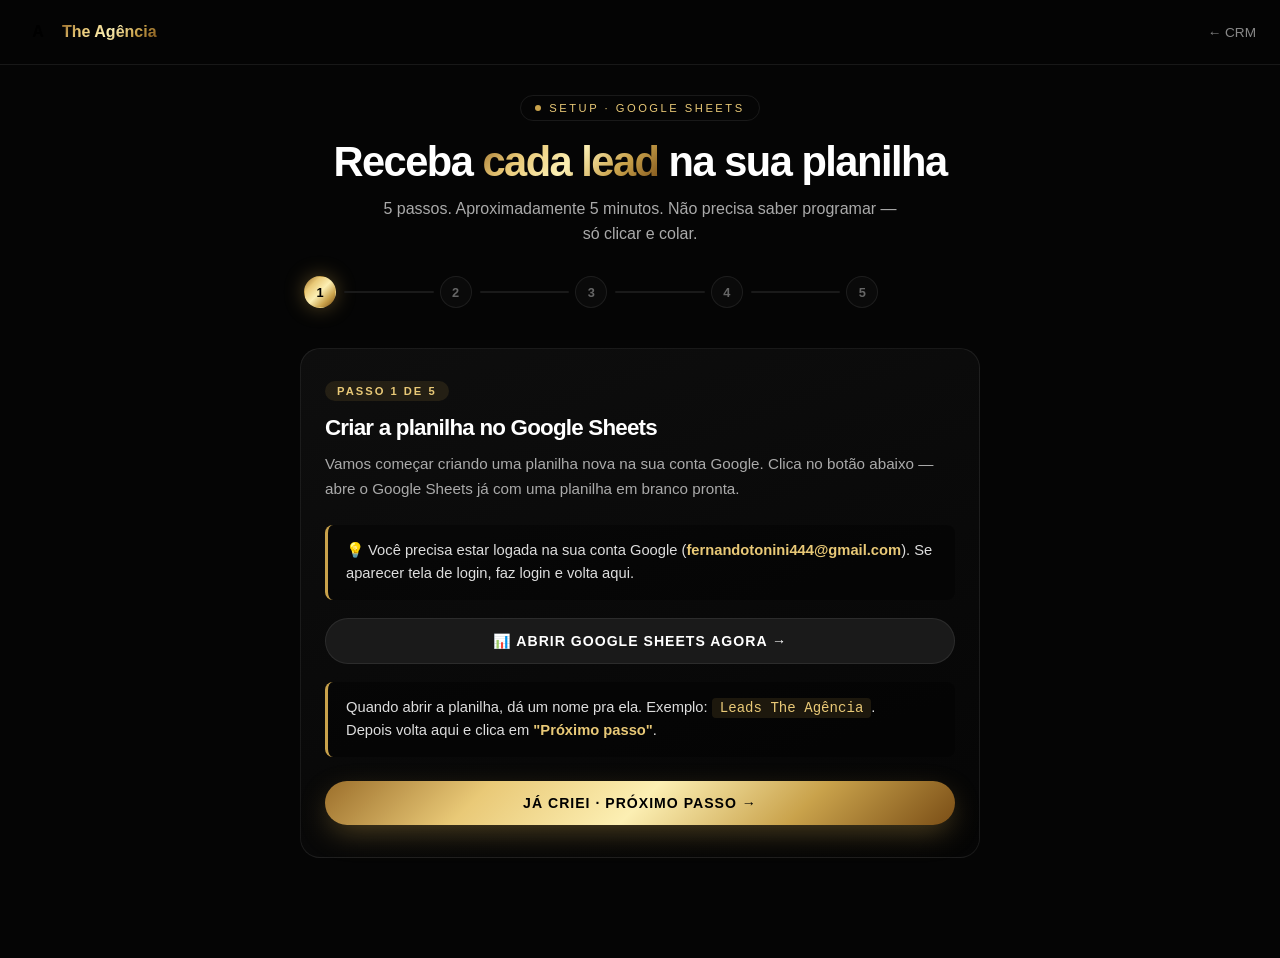
<file: setup-sheets.html>
<!DOCTYPE html>
<html lang="pt-BR">
<head>
<meta charset="UTF-8">
<meta name="viewport" content="width=device-width, initial-scale=1.0, viewport-fit=cover">
<title>Configurar Google Sheets · The Agência</title>
<style>
:root{
  --bg:#050505;
  --gold:#C9A24B;
  --gold-soft:#E9C977;
  --gold-grad:linear-gradient(135deg,#9C6F2B,#E9C977,#FCEFB3,#C9A24B,#7A4E16);
  --green:#22ff88;
  --border:rgba(255,255,255,.08);
  --text:#fff;
  --muted:#888;
}
*{margin:0;padding:0;box-sizing:border-box;-webkit-tap-highlight-color:transparent}
html,body{background:var(--bg);color:var(--text);font-family:'Inter','SF Pro Display',-apple-system,sans-serif;-webkit-font-smoothing:antialiased;min-height:100vh;overflow-x:hidden}
a{color:inherit;text-decoration:none}
button{font:inherit;cursor:pointer;border:none}
input,textarea{font:inherit}

body::before{
  content:'';position:fixed;inset:0;background-image:linear-gradient(rgba(255,255,255,.025) 1px,transparent 1px),linear-gradient(90deg,rgba(255,255,255,.025) 1px,transparent 1px);background-size:60px 60px;z-index:-1;
  mask-image:radial-gradient(ellipse at center,#000 30%,transparent 80%);
  -webkit-mask-image:radial-gradient(ellipse at center,#000 30%,transparent 80%);
}
body::after{
  content:'';position:fixed;top:-20%;right:-20%;width:60%;height:60%;background:radial-gradient(circle,rgba(201,162,75,.1),transparent 60%);filter:blur(60px);z-index:-1;
}

header{padding:18px 24px;display:flex;justify-content:space-between;align-items:center;border-bottom:1px solid var(--border);background:rgba(5,5,5,.7);backdrop-filter:blur(20px);position:sticky;top:0;z-index:10}
.brand{display:flex;align-items:center;gap:10px;font-weight:900}
.brand-mark{width:28px;height:28px;background:var(--gold-grad);border-radius:7px;position:relative}
.brand-mark::after{content:'A';position:absolute;inset:0;display:flex;align-items:center;justify-content:center;color:#000;font-weight:900;font-size:1rem}
.brand span{background:var(--gold-grad);-webkit-background-clip:text;background-clip:text;color:transparent}
.exit{color:#888;font-size:.85rem;transition:.2s}
.exit:hover{color:var(--gold-soft)}

main{max-width:720px;margin:0 auto;padding:30px 20px 80px}

.hero-block{text-align:center;margin-bottom:30px;animation:fade .6s ease}
@keyframes fade{from{opacity:0;transform:translateY(20px)}to{opacity:1;transform:translateY(0)}}
.eyebrow{display:inline-flex;align-items:center;gap:8px;padding:6px 14px;border:1px solid var(--border);border-radius:50px;font-size:.7rem;letter-spacing:2.5px;text-transform:uppercase;color:var(--gold-soft);margin-bottom:18px}
.eyebrow .dot{width:6px;height:6px;background:var(--gold);border-radius:50%;animation:blink 1.5s infinite}
@keyframes blink{50%{opacity:.3}}
h1{font-size:clamp(1.8rem,5vw,2.6rem);font-weight:900;letter-spacing:-1.5px;line-height:1.1;margin-bottom:12px}
.gold{background:var(--gold-grad);-webkit-background-clip:text;background-clip:text;color:transparent}
.hero-sub{color:#aaa;font-size:1rem;line-height:1.55;max-width:520px;margin:0 auto}

/* PROGRESS */
.progress-wrap{display:flex;align-items:center;justify-content:space-between;margin:30px 0 40px;padding:0 4px;gap:6px}
.pstep{flex:1;display:flex;align-items:center;gap:8px}
.pstep .dot{width:32px;height:32px;border-radius:50%;background:#0a0a0a;border:1.5px solid var(--border);display:flex;align-items:center;justify-content:center;font-weight:700;font-size:.8rem;color:#666;transition:.4s;flex-shrink:0}
.pstep.active .dot{background:var(--gold-grad);border-color:transparent;color:#000;box-shadow:0 0 20px rgba(201,162,75,.4)}
.pstep.done .dot{background:var(--green);border-color:var(--green);color:#000}
.pstep .bar{flex:1;height:2px;background:#1a1a1a;border-radius:10px;overflow:hidden}
.pstep.done .bar{background:var(--green)}
.pstep:last-child .bar{display:none}

/* STEP CARD */
.step-card{background:linear-gradient(160deg,rgba(20,20,20,.6),rgba(5,5,5,.6));border:1px solid var(--border);border-radius:20px;padding:32px 24px;margin-bottom:20px;animation:slideIn .5s cubic-bezier(.2,.7,.2,1)}
@keyframes slideIn{from{opacity:0;transform:translateY(20px)}to{opacity:1;transform:translateY(0)}}
.step-num{display:inline-block;padding:4px 12px;background:rgba(201,162,75,.12);color:var(--gold-soft);border-radius:30px;font-size:.7rem;letter-spacing:2px;text-transform:uppercase;font-weight:700;margin-bottom:14px}
.step-title{font-size:1.4rem;font-weight:800;letter-spacing:-.8px;line-height:1.2;margin-bottom:10px}
.step-desc{color:#aaa;font-size:.95rem;line-height:1.6;margin-bottom:24px}

.instr{background:rgba(0,0,0,.4);border-left:3px solid var(--gold);border-radius:8px;padding:14px 18px;margin:18px 0;color:#ddd;font-size:.92rem;line-height:1.6}
.instr strong{color:var(--gold-soft)}
.instr ol{margin:8px 0 0 16px}
.instr ol li{margin:5px 0}
.instr code{background:rgba(201,162,75,.12);color:var(--gold-soft);padding:2px 8px;border-radius:4px;font-size:.88rem;font-family:'SF Mono',Menlo,monospace}

/* COPY BLOCKS */
.copy-block{position:relative;background:#000;border:1px solid var(--border);border-radius:12px;padding:18px;margin:14px 0;font-family:'SF Mono','Menlo','Monaco','Consolas',monospace;font-size:.78rem;color:#ddd;line-height:1.55;white-space:pre-wrap;word-break:break-word;max-height:280px;overflow-y:auto}
.copy-block::-webkit-scrollbar{width:6px}
.copy-block::-webkit-scrollbar-track{background:#0a0a0a}
.copy-block::-webkit-scrollbar-thumb{background:#333;border-radius:10px}
.copy-btn{position:sticky;top:0;display:block;margin-left:auto;background:var(--gold-grad);color:#000;padding:8px 18px;border-radius:30px;font-weight:700;font-size:.78rem;letter-spacing:1px;text-transform:uppercase;transition:.2s;box-shadow:0 4px 16px rgba(201,162,75,.3);float:right;margin-bottom:8px}
.copy-btn:hover{transform:scale(1.05)}
.copy-btn.copied{background:var(--green);color:#000}

/* BTN */
.btn-row{display:flex;gap:10px;margin-top:24px;flex-wrap:wrap}
.btn{padding:14px 24px;border-radius:50px;font-weight:700;font-size:.88rem;letter-spacing:1px;text-transform:uppercase;transition:.3s;display:inline-flex;align-items:center;justify-content:center;gap:8px;text-align:center}
.btn-primary{background:var(--gold-grad);color:#000;box-shadow:0 10px 30px -5px rgba(201,162,75,.4);flex:1;min-width:200px}
.btn-primary:hover{transform:translateY(-2px);box-shadow:0 14px 40px -5px rgba(201,162,75,.6)}
.btn-ghost{background:transparent;color:#888;border:1px solid var(--border)}
.btn-ghost:hover{color:#fff;border-color:var(--gold)}
.btn-link{background:#1a1a1a;color:#fff;border:1px solid var(--border);width:100%;justify-content:center}
.btn-link:hover{border-color:var(--gold);color:var(--gold-soft)}

/* INPUT */
.input-field{width:100%;background:#000;border:1.5px solid var(--border);color:#fff;padding:16px 18px;border-radius:12px;font-size:.92rem;outline:none;transition:.3s;margin:14px 0;font-family:'SF Mono',monospace}
.input-field:focus{border-color:var(--gold);box-shadow:0 0 0 4px rgba(201,162,75,.1)}

/* SUCCESS */
.success-box{background:linear-gradient(160deg,rgba(34,255,136,.08),rgba(0,0,0,.4));border:1px solid rgba(34,255,136,.4);border-radius:14px;padding:24px;margin-top:24px;text-align:center;display:none}
.success-box.show{display:block;animation:fade .5s ease}
.success-box .ico{font-size:2.5rem;margin-bottom:10px}
.success-box h4{font-size:1.2rem;color:var(--green);margin-bottom:10px}
.success-box p{color:#aaa;font-size:.92rem;line-height:1.55}
.success-msg{background:rgba(0,0,0,.5);border:1px dashed var(--green);border-radius:10px;padding:14px;margin-top:14px;color:#ddd;font-family:'SF Mono',monospace;font-size:.82rem;text-align:left;word-break:break-all}

.hidden{display:none}

@media(max-width:560px){
  .step-card{padding:24px 18px}
  .progress-wrap .pstep .dot{width:26px;height:26px;font-size:.7rem}
  .step-title{font-size:1.2rem}
  .btn-primary{min-width:0}
}
</style>
</head>
<body>

<header>
  <a href="index.html" class="brand"><span class="brand-mark"></span><span>The Agência</span></a>
  <a href="crm.html" class="exit">← CRM</a>
</header>

<main>
  <div class="hero-block">
    <div class="eyebrow"><span class="dot"></span> Setup · Google Sheets</div>
    <h1>Receba <span class="gold">cada lead</span> na sua planilha</h1>
    <p class="hero-sub">5 passos. Aproximadamente 5 minutos. Não precisa saber programar — só clicar e colar.</p>
  </div>

  <div class="progress-wrap">
    <div class="pstep" data-step="1"><div class="dot">1</div><div class="bar"></div></div>
    <div class="pstep" data-step="2"><div class="dot">2</div><div class="bar"></div></div>
    <div class="pstep" data-step="3"><div class="dot">3</div><div class="bar"></div></div>
    <div class="pstep" data-step="4"><div class="dot">4</div><div class="bar"></div></div>
    <div class="pstep" data-step="5"><div class="dot">5</div></div>
  </div>

  <!-- STEP 1 -->
  <div class="step-card" data-card="1">
    <span class="step-num">Passo 1 de 5</span>
    <h2 class="step-title">Criar a planilha no Google Sheets</h2>
    <p class="step-desc">Vamos começar criando uma planilha nova na sua conta Google. Clica no botão abaixo — abre o Google Sheets já com uma planilha em branco pronta.</p>
    <div class="instr">
      💡 Você precisa estar logada na sua conta Google (<strong>fernandotonini444@gmail.com</strong>). Se aparecer tela de login, faz login e volta aqui.
    </div>
    <a href="https://sheets.new" target="_blank" class="btn btn-link" onclick="markStep(1)">📊 Abrir Google Sheets agora →</a>
    <div class="instr" style="margin-top:18px">
      Quando abrir a planilha, dá um nome pra ela. Exemplo: <code>Leads The Agência</code>.<br>
      Depois volta aqui e clica em <strong>"Próximo passo"</strong>.
    </div>
    <div class="btn-row">
      <button class="btn btn-primary" onclick="next(1)">Já criei · Próximo passo →</button>
    </div>
  </div>

  <!-- STEP 2 -->
  <div class="step-card hidden" data-card="2">
    <span class="step-num">Passo 2 de 5</span>
    <h2 class="step-title">Colar os cabeçalhos</h2>
    <p class="step-desc">Agora vamos colar a primeira linha (cabeçalho da planilha). Toca no botão <strong>COPIAR</strong> abaixo, vai pra planilha, clica na célula <strong>A1</strong> e cola (Ctrl+V ou Cmd+V).</p>
    <button class="copy-btn" onclick="copyText('headers',this)">📋 Copiar</button>
    <div class="copy-block" id="headers">Data	ID	Tier	Score	Nome	Empresa	WhatsApp	Email	Instagram	Estágio	Gargalo	Marketing	Budget	Urgência	Decisor	Prioridades	Contexto</div>
    <div class="instr">
      <strong>Atenção:</strong> ao colar, o Google Sheets vai distribuir os títulos em colunas A até Q automaticamente (é tudo separado por tabulação).
    </div>
    <div class="btn-row">
      <button class="btn btn-ghost" onclick="prev(2)">← Voltar</button>
      <button class="btn btn-primary" onclick="next(2)">Colei · Próximo →</button>
    </div>
  </div>

  <!-- STEP 3 -->
  <div class="step-card hidden" data-card="3">
    <span class="step-num">Passo 3 de 5</span>
    <h2 class="step-title">Adicionar o "robô" da planilha</h2>
    <p class="step-desc">Agora vamos adicionar o código que recebe os leads e cria as linhas automaticamente. Não se assuste com o código — você só precisa copiar e colar.</p>
    <div class="instr">
      <ol>
        <li>Na planilha, vai em <strong>Extensões → Apps Script</strong> (no menu superior)</li>
        <li>Vai abrir uma nova aba com um editor de código</li>
        <li>Apaga o que tiver lá (geralmente <code>function myFunction() {}</code>)</li>
        <li>Cola o código abaixo no lugar</li>
      </ol>
    </div>
    <button class="copy-btn" onclick="copyText('script',this)">📋 Copiar código</button>
    <div class="copy-block" id="script">function doPost(e) {
  const sheet = SpreadsheetApp.getActiveSheet();
  const data = JSON.parse(e.postData.contents);
  const a = data.answers || {};
  const getVal = (k) => {
    const v = a[k];
    if (!v) return '';
    if (v.value) return v.value;
    if (v.labels) return v.labels.join(' | ');
    return v.label || '';
  };
  sheet.appendRow([
    new Date(data.createdAt),
    data.id,
    (data.tier || '').toUpperCase(),
    data.score,
    data.contact?.name || '',
    data.contact?.biz || '',
    data.contact?.phone || '',
    data.contact?.email || '',
    data.contact?.ig || '',
    getVal('stage'),
    getVal('bottleneck_early') || getVal('bottleneck_grow') || getVal('bottleneck_scale') || getVal('why_now'),
    getVal('mkt_history'),
    getVal('budget'),
    getVal('urgency'),
    getVal('decision'),
    getVal('priorities'),
    getVal('context')
  ]);
  return ContentService.createTextOutput(JSON.stringify({ok: true}))
    .setMimeType(ContentService.MimeType.JSON);
}</div>
    <div class="instr" style="margin-top:18px">
      Depois de colar: clica no ícone de <strong>💾 disquete (Salvar)</strong> no topo do editor.<br>
      Se pedir nome do projeto, pode chamar de <code>Webhook Leads</code>.
    </div>
    <div class="btn-row">
      <button class="btn btn-ghost" onclick="prev(3)">← Voltar</button>
      <button class="btn btn-primary" onclick="next(3)">Colei e salvei · Próximo →</button>
    </div>
  </div>

  <!-- STEP 4 -->
  <div class="step-card hidden" data-card="4">
    <span class="step-num">Passo 4 de 5</span>
    <h2 class="step-title">Publicar como Web App</h2>
    <p class="step-desc">Última coisa que falta dentro do Apps Script: publicar pra gerar a URL que o quiz vai chamar.</p>
    <div class="instr">
      <strong>Ainda no editor do Apps Script:</strong>
      <ol>
        <li>Clica no botão azul <strong>"Implantar"</strong> (canto superior direito)</li>
        <li>Escolhe <strong>"Nova implantação"</strong></li>
        <li>Clica no ⚙️ (engrenagem) e escolhe <strong>"Aplicativo da Web"</strong></li>
        <li>Em <strong>"Descrição"</strong>: pode deixar em branco ou escrever <code>Webhook leads</code></li>
        <li>Em <strong>"Executar como"</strong>: deixa <strong>"Eu mesmo"</strong></li>
        <li>Em <strong>"Quem tem acesso"</strong>: muda para <strong>"Qualquer pessoa"</strong> ⚠️ <em>(esse é o pulo do gato — sem isso não funciona)</em></li>
        <li>Clica em <strong>"Implantar"</strong></li>
        <li>Vai pedir autorização. Clica <strong>"Autorizar acesso"</strong></li>
        <li>Escolhe sua conta. Se aparecer aviso "Não verificado": clica em <strong>"Avançado"</strong> → <strong>"Acessar (não verificado)"</strong> → <strong>"Permitir"</strong></li>
        <li>Vai aparecer uma tela com <strong>"URL do aplicativo da Web"</strong>. <strong>É essa URL que vamos usar no próximo passo.</strong></li>
      </ol>
    </div>
    <div class="instr" style="background:rgba(255,215,0,.08);border-left-color:#ffd700">
      ⚠️ <strong>Importante:</strong> a URL começa com <code>https://script.google.com/macros/s/...</code> e termina com <code>/exec</code>. Copia ela INTEIRA.
    </div>
    <div class="btn-row">
      <button class="btn btn-ghost" onclick="prev(4)">← Voltar</button>
      <button class="btn btn-primary" onclick="next(4)">Copiei a URL · Próximo →</button>
    </div>
  </div>

  <!-- STEP 5 -->
  <div class="step-card hidden" data-card="5">
    <span class="step-num">Passo 5 de 5</span>
    <h2 class="step-title">Conectar com o quiz</h2>
    <p class="step-desc">Cola aqui a URL que você copiou no passo anterior:</p>
    <input type="url" id="webhook-url" class="input-field" placeholder="https://script.google.com/macros/s/.../exec">
    <div class="btn-row">
      <button class="btn btn-ghost" onclick="prev(5)">← Voltar</button>
      <button class="btn btn-primary" onclick="finish()">✓ Concluir setup</button>
    </div>

    <div class="success-box" id="success">
      <div class="ico">🎉</div>
      <h4>URL salva localmente!</h4>
      <p>Pra fazer essa URL valer pra TODOS os clientes (não só esse dispositivo), me manda a mensagem abaixo pelo chat. Ela contém a URL exata que preciso pra colocar no código:</p>
      <button class="copy-btn" onclick="copyText('final-msg',this)" style="margin:14px 0 0 auto;float:none;display:inline-block">📋 Copiar mensagem</button>
      <div class="success-msg" id="final-msg">Claude, configura o Google Sheets webhook com essa URL:

SHEETS_WEBHOOK: '<span id="url-out"></span>'</div>
      <a href="index.html" class="btn btn-link" style="margin-top:18px">Voltar pro site</a>
    </div>
  </div>

</main>

<script>
let currentStep = 1;
markUI();

function next(from){
  document.querySelector(`[data-card="${from}"]`).classList.add('hidden');
  currentStep = from + 1;
  document.querySelector(`[data-card="${currentStep}"]`).classList.remove('hidden');
  markUI();
  window.scrollTo({top:0,behavior:'smooth'});
  markStep(from);
}

function prev(from){
  document.querySelector(`[data-card="${from}"]`).classList.add('hidden');
  currentStep = from - 1;
  document.querySelector(`[data-card="${currentStep}"]`).classList.remove('hidden');
  markUI();
  window.scrollTo({top:0,behavior:'smooth'});
}

function markStep(n){
  const el = document.querySelector(`.pstep[data-step="${n}"]`);
  if(el) el.classList.add('done');
}

function markUI(){
  document.querySelectorAll('.pstep').forEach(el=>{
    const n = parseInt(el.dataset.step);
    el.classList.toggle('active', n===currentStep);
  });
}

function copyText(id, btn){
  const t = document.getElementById(id).innerText;
  navigator.clipboard.writeText(t).then(()=>{
    const orig = btn.innerHTML;
    btn.innerHTML = '✓ Copiado!';
    btn.classList.add('copied');
    setTimeout(()=>{
      btn.innerHTML = orig;
      btn.classList.remove('copied');
    }, 1800);
  });
}

function finish(){
  const url = document.getElementById('webhook-url').value.trim();
  if(!url || !url.startsWith('https://script.google.com/')){
    alert('Cola a URL do Apps Script (começa com https://script.google.com/...)');
    return;
  }
  // salva no localStorage
  try{
    localStorage.setItem('theagencia_sheets_webhook', url);
  }catch(e){}
  document.getElementById('url-out').textContent = url;
  document.getElementById('success').classList.add('show');
  markStep(5);
}

// pré-carrega se já tiver salvo
window.addEventListener('load',()=>{
  const saved = localStorage.getItem('theagencia_sheets_webhook');
  if(saved){
    document.getElementById('webhook-url').value = saved;
  }
});
</script>
</body>
</html>
</file>
